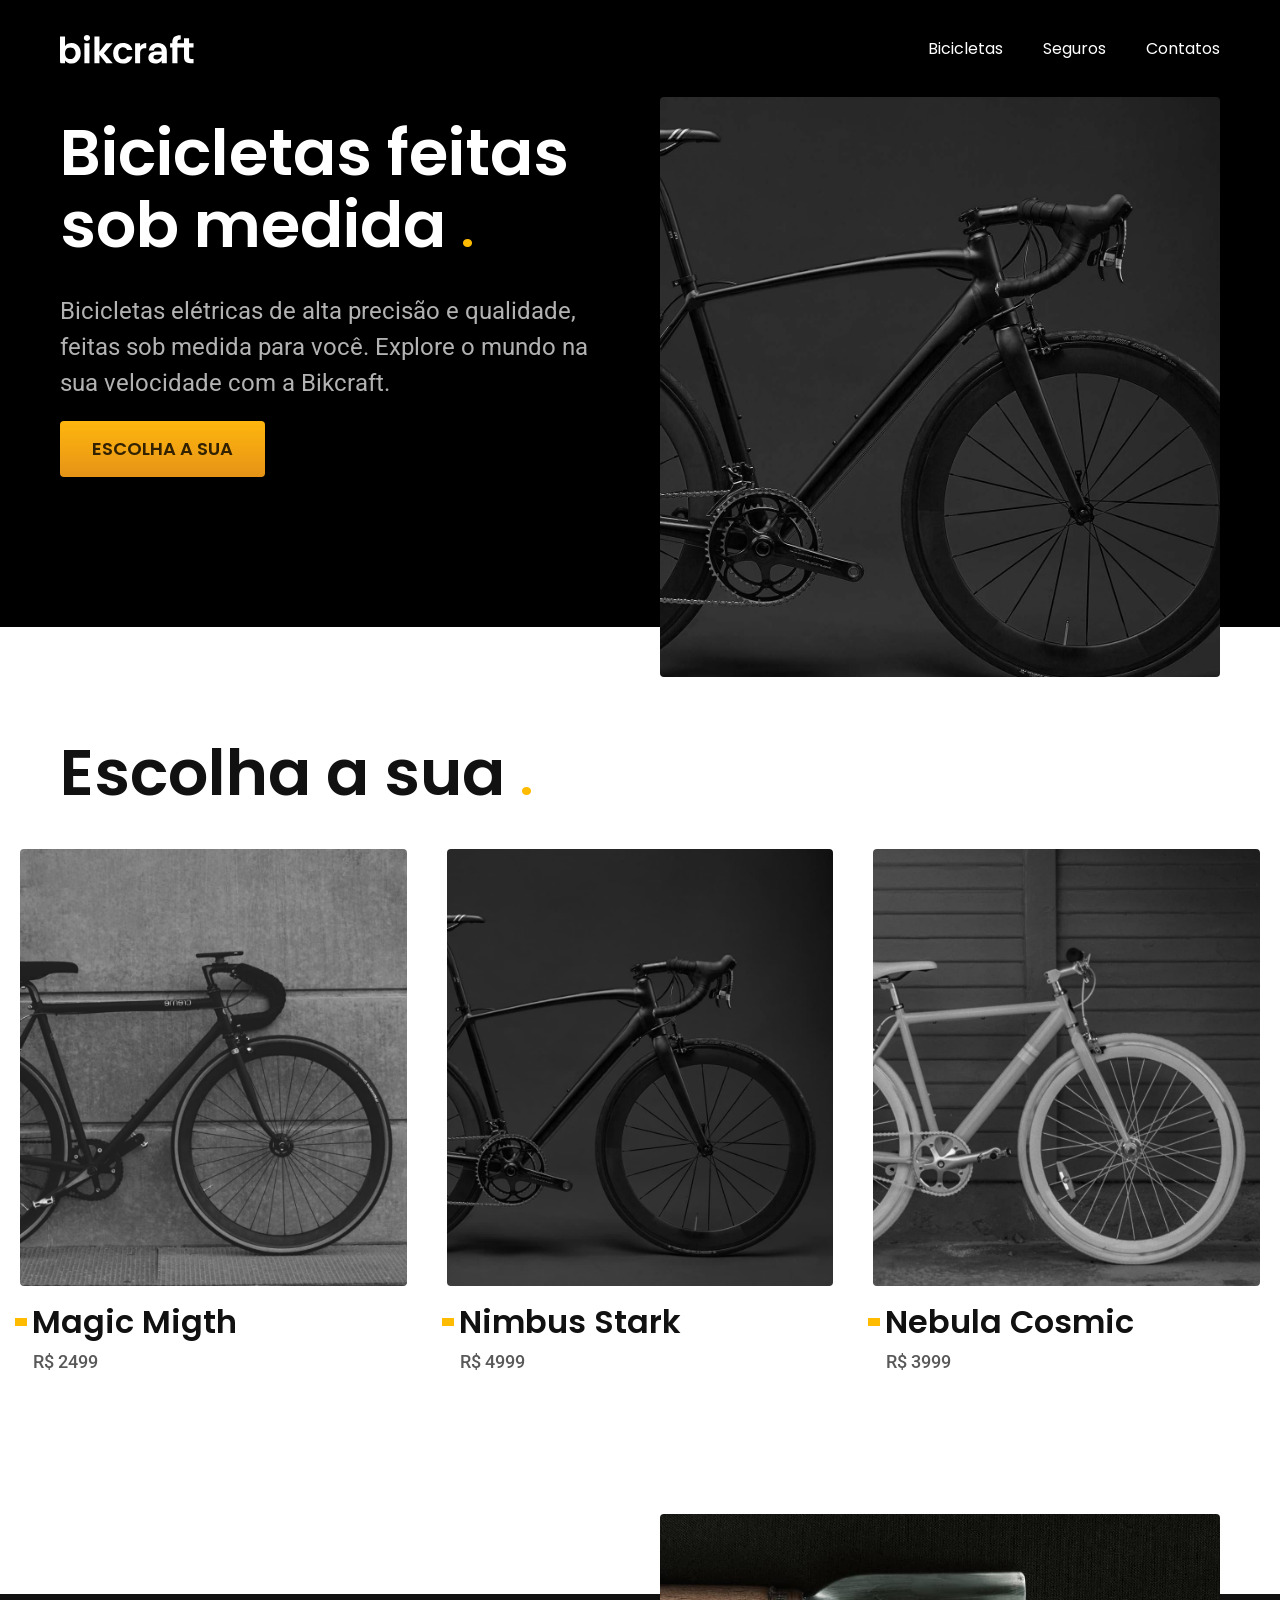
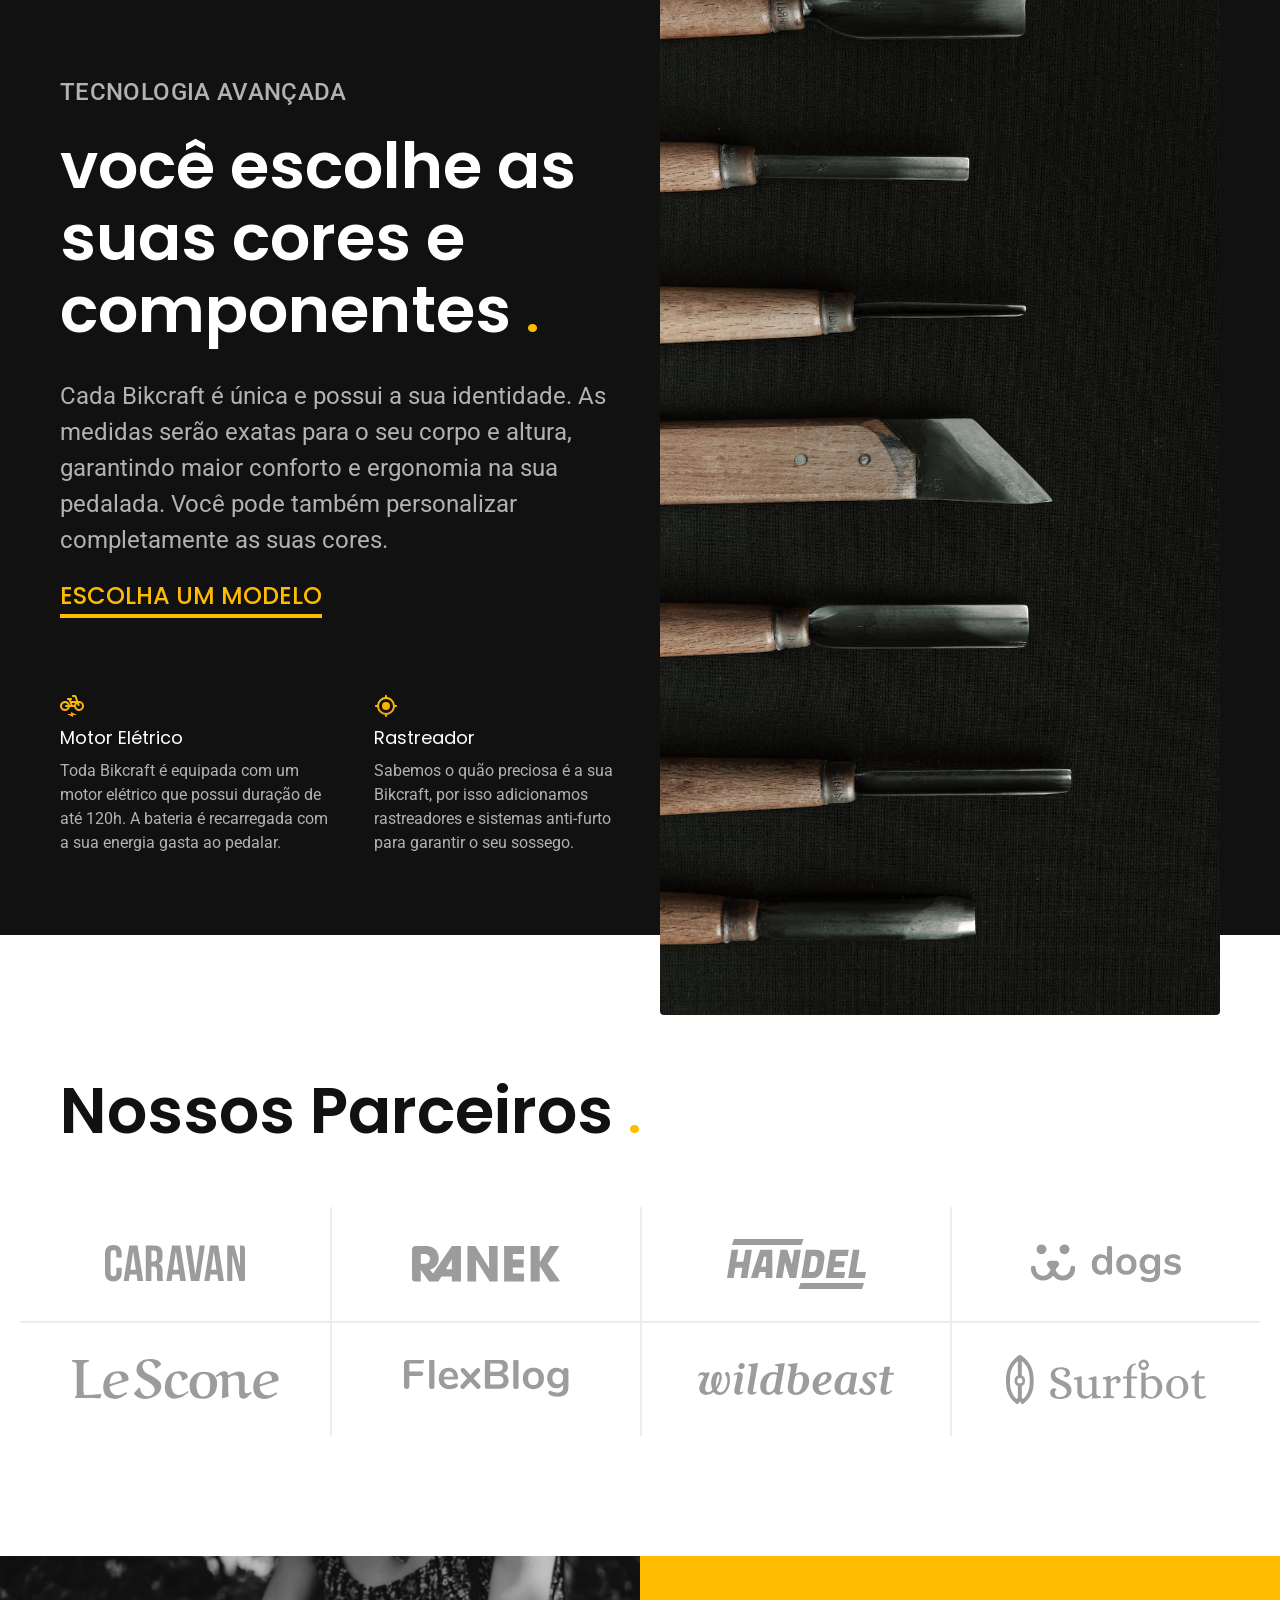
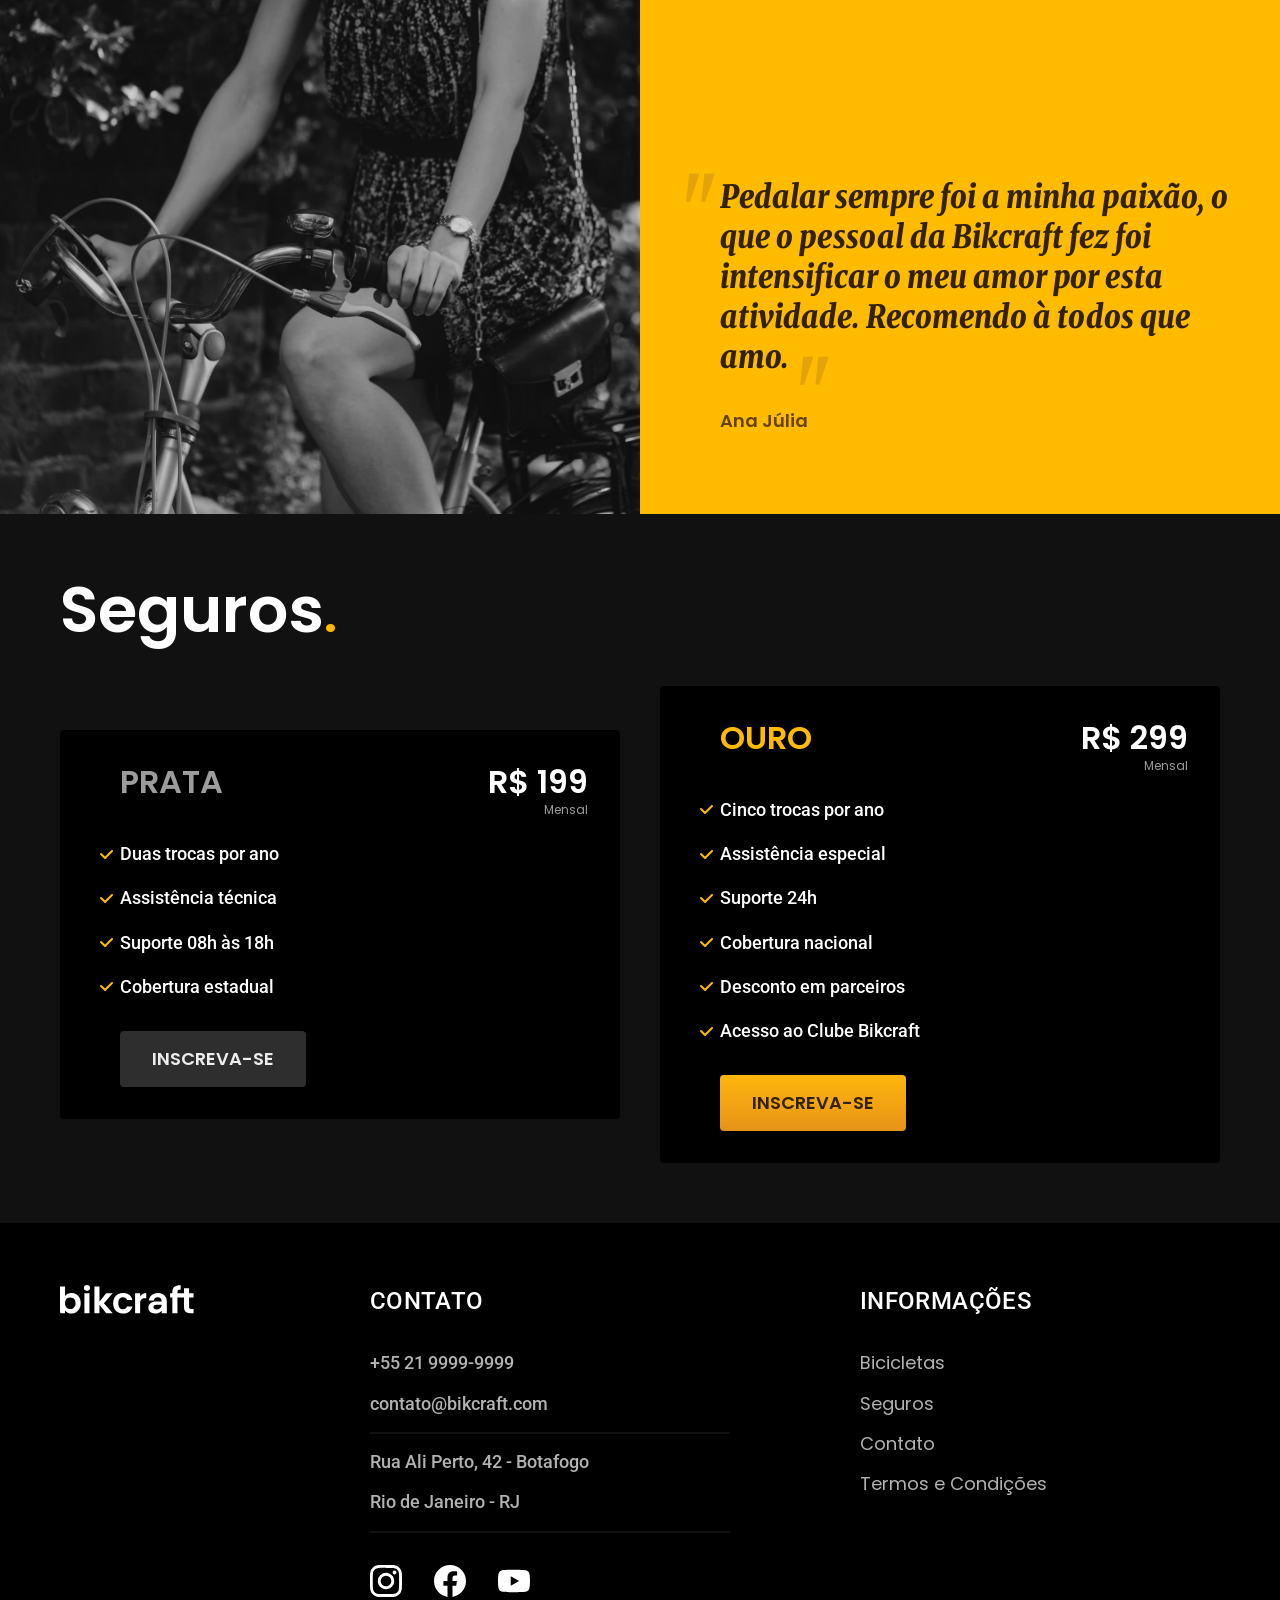
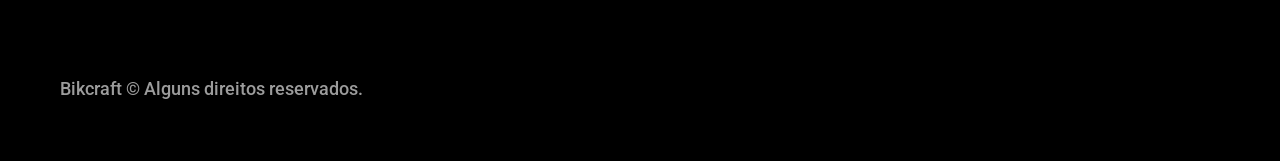
<file: bikcraft/index.html>
<!DOCTYPE html>
<html lang="pt-br">

<head>
    <meta charset="UTF-8">
    <meta name="viewport" content="width=device-width, initial-scale=1.0">
    <meta name="description"
        content="Bicicletas elétricas de alta precisão e qualidade, feitas sob medida para você. Explore o mundo na sua velocidade com a Bikcraft.">
    <link rel="preconnect" href="https://fonts.googleapis.com">
    <link rel="preconnect" href="https://fonts.gstatic.com" crossorigin>
    <link
        href="https://fonts.googleapis.com/css2?family=Poppins:ital,wght@0,100;0,200;0,300;0,400;0,500;0,600;0,700;0,800;0,900;1,100;1,200;1,300;1,400;1,500;1,600;1,700;1,800;1,900&family=Roboto:ital,wght@0,100..900;1,100..900&display=swap"
        rel="stylesheet">
    <link rel="preconnect" href="https://fonts.googleapis.com">
    <link rel="preconnect" href="https://fonts.gstatic.com" crossorigin>
    <link
        href="https://fonts.googleapis.com/css2?family=Merriweather:ital,opsz,wght@0,18..144,300..900;1,18..144,300..900&display=swap"
        rel="stylesheet">
    <link rel="stylesheet" href="./css/style.css">
    <title>Bikcraft - Bicicletas Elétricas </title>
</head>

<body>
    <header class="header-bg">
        <div class="header container">
            <a href="./">
                <img src="/bikcraft/img/bikcraft.svg" alt="">
            </a>

            <nav aria-label="primaria">
                <ul class="header-menu cor-0 font-1">
                    <li><a href="./bicicletas.html">Bicicletas</a></li>
                    <li><a href="./seguros.html">Seguros</a></li>
                    <li><a href="./contato.html">Contatos</a></li>
                </ul>
            </nav>
        </div>
    </header>

    <main class="introducao-bg">
        <div class="introducao container">
            <div class="introducao-conteudo">
                <h1 class="font-1-xxl cor-0">Bicicletas feitas sob medida <span class="ponto">.</span></h1>
                <p class="font-2-l cor-5">Bicicletas elétricas de alta precisão e qualidade, feitas sob medida para
                    você. Explore o mundo na
                    sua
                    velocidade com a Bikcraft.</p>
                <a class="botao" href="./bicicletas.html">Escolha a sua</a>
            </div>
            <picture>
                <img src="./img/fotos/introducao.jpg" alt="bicicleta eletrica preta">
            </picture>
        </div>
    </main>

    <article class="bicicletas-lista">
        <h2 class="font-1-xxl container">Escolha a sua <span class="ponto">.</span></h2>

        <ul>
            <li>
                <a href="./bicicletas/magic.html">
                    <img src="./img/bicicletas/magic-home.jpg" alt="bike preta">
                    <h3 class="font-1-xl">Magic Migth</h3>
                    <span class="font-2-m cor-8">R$ 2499</span>
                </a>
            </li>
            <li>
                <a href="./bicicletas/nimbus.html">
                    <img src="./img/bicicletas/nimbus-home.jpg" alt="bike preta">
                    <h3 class="font-1-xl">Nimbus Stark</h3>
                    <span class="font-2-m cor-8">R$ 4999</span>
                </a>
            </li>
            <li>
                <a href="./bicicletas/nebula.html">
                    <img src="./img/bicicletas/nebula-home.jpg" alt="bike preta">
                    <h3 class="font-1-xl">Nebula Cosmic</h3>
                    <span class="font-2-m cor-8">R$ 3999</span>
                </a>
            </li>
        </ul>
    </article>

    <article class="tecnologia-bg ">
        <div class="tecnologia container">

            <div class="tecnologia-conteudo">
                <span class="font-2-l-b cor-5">TECNOLOGIA AVANÇADA</span>
                <h2 class="font-1-xxl cor-0">você escolhe as suas cores e componentes <span class="ponto">.</span></h2>

                <p class="font-2-l cor-5">Cada Bikcraft é única e possui a sua identidade. As medidas serão exatas para
                    o seu corpo e altura,
                    garantindo maior conforto e ergonomia na sua pedalada. Você pode também personalizar completamente
                    as suas cores.</p>
                <a href="./bicicletas.html" class="link">Escolha um modelo</a>

                <div class="tecnologia-vantagens">
                    <div>
                        <img src="./img/icones/eletrica.svg" alt="">
                        <h3 class="font-1-m cor-0">Motor Elétrico</h3>
                        <p class="font-2-s cor-5">Toda Bikcraft é equipada com um motor elétrico que possui duração de
                            até 120h. A bateria é
                            recarregada com a sua energia gasta ao pedalar.</p>
                    </div>
                    <div>
                        <img src="./img/icones/rastreador.svg" alt="">
                        <h3 class="font-1-m cor-0">Rastreador</h3>
                        <p class="font-2-s cor-5">Sabemos o quão preciosa é a sua Bikcraft, por isso adicionamos
                            rastreadores e sistemas anti-furto
                            para garantir o seu sossego.</p>
                    </div>
                </div>
            </div>

            <div class="tecnologia-imagem">
                <img src="./img/fotos/tecnologia.jpg" alt="tecnologia">
            </div>

        </div>
    </article>

    <section class="parceiros" aria-label="Nossos parceiros">
        <h2 class="font-1-xxl container">Nossos Parceiros <span class="ponto">.</span></h2>

        <ul>
            <li><img src="./img/parceiros/caravan.svg" alt="caravan"></li>
            <li><img src="./img/parceiros/ranek.svg" alt="ranekd"></li>
            <li><img src="./img/parceiros/handel.svg" alt="handel"></li>
            <li><img src="./img/parceiros/dogs.svg" alt="dogs"></li>
            <li><img src="./img/parceiros/lescone.svg" alt="lescone"></li>
            <li><img src="./img/parceiros/flexblog.svg" alt="flexblog"></li>
            <li><img src="./img/parceiros/wildbeast.svg" alt="wil"></li>
            <li><img src="./img/parceiros/surfbot.svg" alt="surf"></li>
        </ul>
    </section>

    <section class="depoimento" aria-label="depoimento">
        <div>
            <img src="./img/fotos/depoimento.jpg" alt="bicicleta">
        </div>
        <div class="depoimento-conteudo">
            <blockquote class="font-1-xl cor-p5">
                <p>Pedalar sempre foi a minha paixão, o que o pessoal da Bikcraft fez foi intensificar o meu amor por
                    esta
                    atividade. Recomendo à todos que amo.</p>
            </blockquote>
            <span class="font-1-m-b cor-p4">Ana Júlia</span>
        </div>
    </section>

    <article class="seguros-bg">
        <div class="seguros container">
            <h2 class="font-1-xxl cor-0">Seguros<span class="ponto">.</span></h2>
            <!-- Seguros 1 -->
            <div class="seguros-item">
                <h3 class="font-1-xl cor-6">PRATA</h3>
                <span class="font-1-xl cor-0">R$ 199 <span class="font-1-xs cor-6">Mensal</span></span>
                <ul class="font-2-m cor-0">
                    <li>Duas trocas por ano</li>
                    <li>Assistência técnica</li>
                    <li>Suporte 08h às 18h</li>
                    <li>Cobertura estadual</li>
                </ul>
                <a href="./orcamento.html" class="botao secundario">Inscreva-se</a>
            </div>
            <!-- seguros 2 -->
            <div class="seguros-item">
                <h3 class="font-1-xl cor-p1">OURO</h3>
                <span class="font-1-xl cor-0"> R$ 299 <span class="font-1-xs cor-6">Mensal</span></span>
                <ul class="font-2-m cor-0">
                    <li>Cinco trocas por ano</li>
                    <li>Assistência especial</li>
                    <li>Suporte 24h</li>
                    <li>Cobertura nacional</li>
                    <li>Desconto em parceiros</li>
                    <li>Acesso ao Clube Bikcraft</li>
                </ul>
                <a href="./orcamento.html" class="botao">Inscreva-se</a>
            </div>

        </div>
    </article>


    <footer class="footer-bg">
        <div class="footer container">
            <img src="./img/bikcraft.svg" width="136" height="32" alt="Bikcraft">
            <div class="footer-contato">
                <h3 class="font-2-l-b cor-0">Contato</h3>
                <ul class="font-2-m cor-5">
                    <li><a href="tel:+552199999999">+55 21 9999-9999</a></li>
                    <li><a href="mailto:contato@bikcraft.com">contato@bikcraft.com</a></li>
                    <li>Rua Ali Perto, 42 - Botafogo</li>
                    <li>Rio de Janeiro - RJ</li>
                </ul>
                <div class="footer-redes">
                    <a href="./">
                        <img src="./img/redes/instagram.svg" width="32" height="32" alt="Instagram">
                    </a>
                    <a href="./">
                        <img src="./img/redes/facebook.svg" width="32" height="32" alt="Facebook">
                    </a>
                    <a href="./">
                        <img src="./img/redes/youtube.svg" width="32" height="32" alt="Youtube">
                    </a>
                </div>
            </div>
            <div class="footer-informacoes">
                <h3 class="font-2-l-b cor-0">Informações</h3>
                <nav>
                    <ul class="font-1-m cor-5">
                        <li><a href="./bicicletas.html">Bicicletas</a></li>
                        <li><a href="./seguros.html">Seguros</a></li>
                        <li><a href="./contato.html">Contato</a></li>
                        <li><a href="termos.html">Termos e Condições</a></li>
                    </ul>
                </nav>
            </div>
            <p class="footer-copy font-2-m cor-6">Bikcraft © Alguns direitos reservados.</p>
        </div>
    </footer>
</body>

</html>
</file>
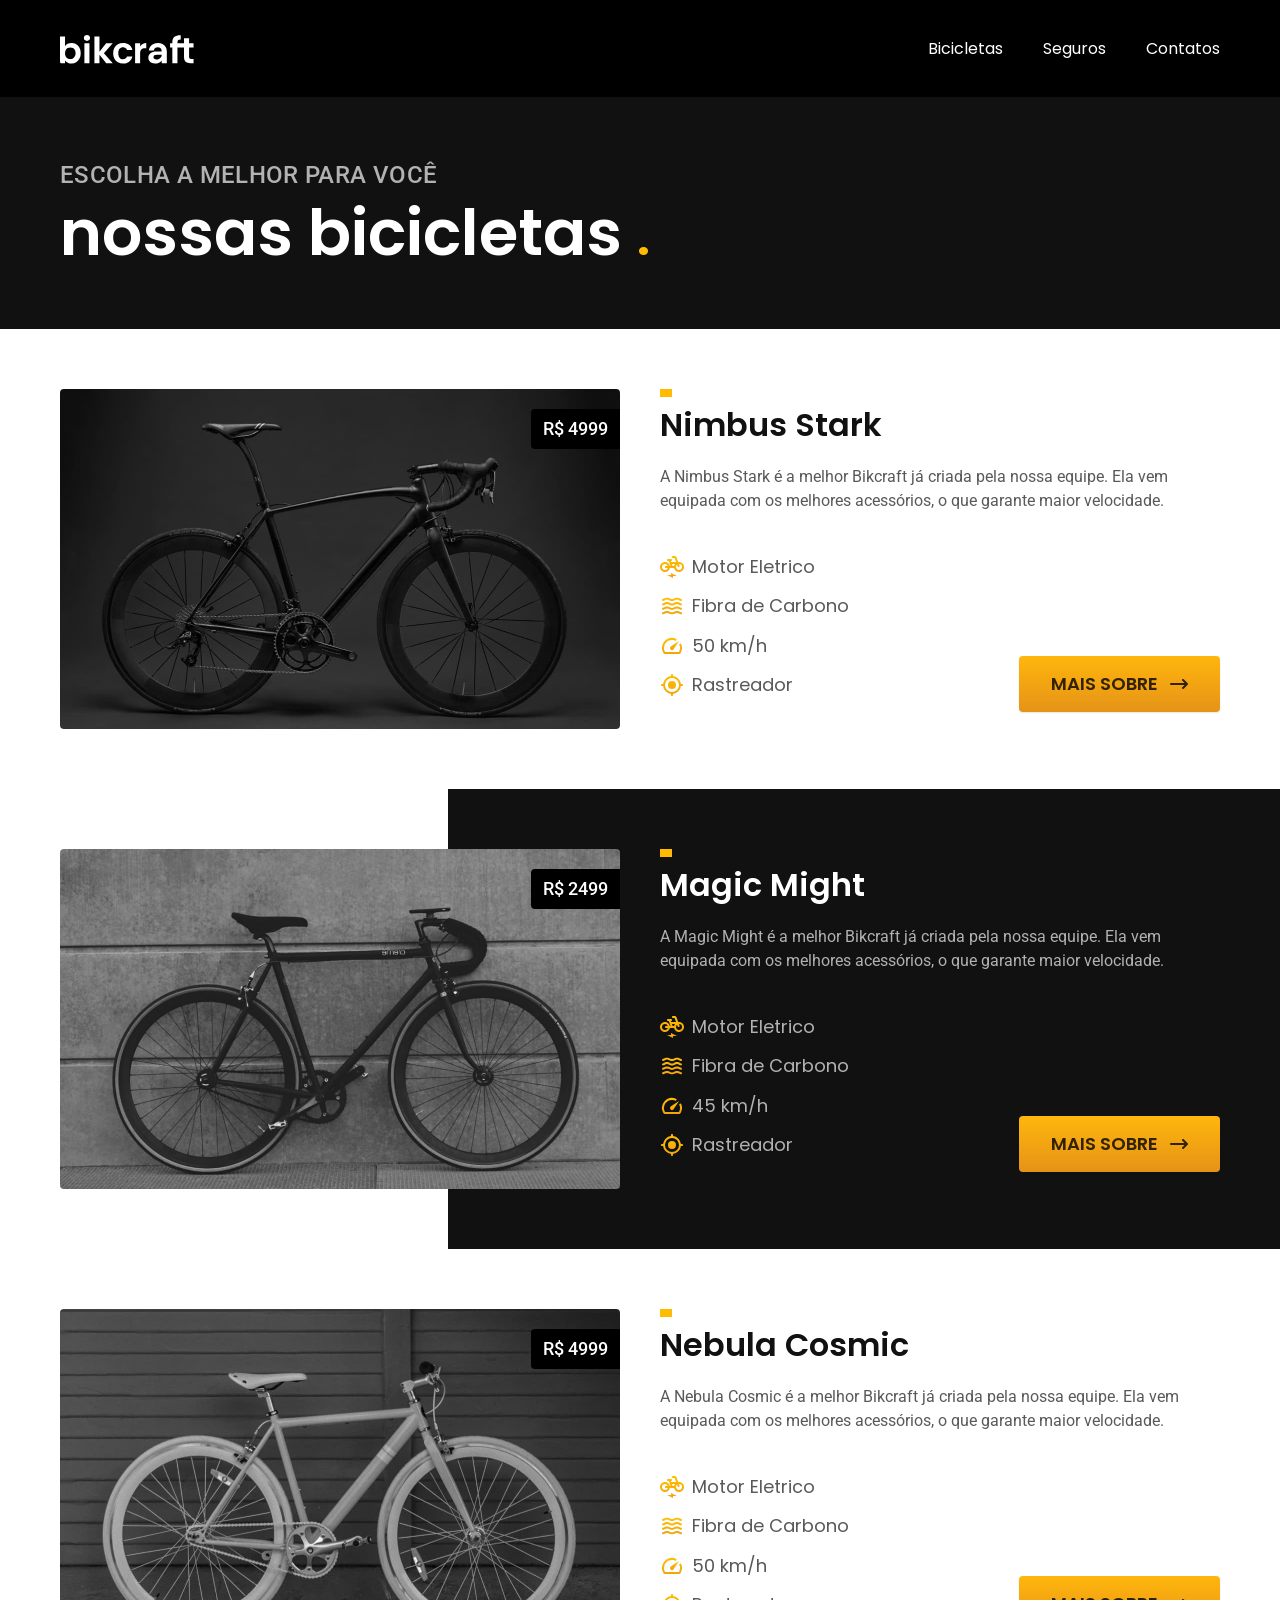
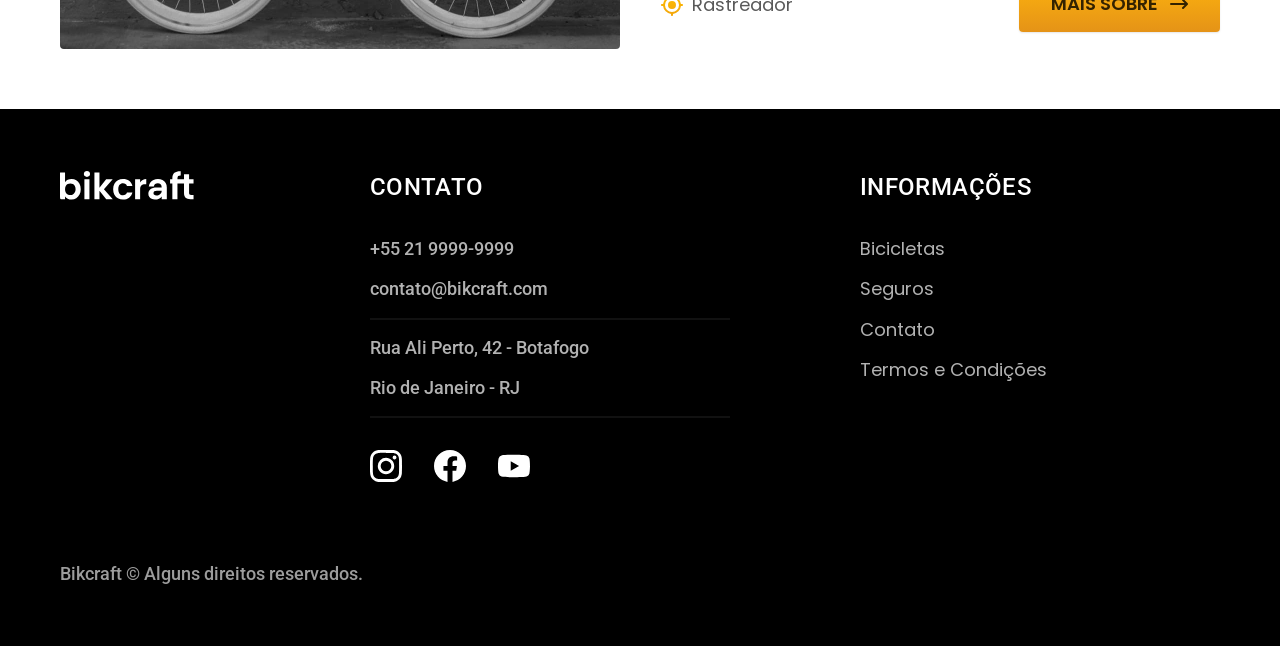
<file: bikcraft/bicicletas.html>
<!DOCTYPE html>
<html lang="pt-br">

<head>
    <meta charset="UTF-8">
    <meta name="viewport" content="width=device-width, initial-scale=1.0">
    <meta name="description" content="Bicicletas bikcraft.">
    <link rel="preconnect" href="https://fonts.googleapis.com">
    <link rel="preconnect" href="https://fonts.gstatic.com" crossorigin>
    <link
        href="https://fonts.googleapis.com/css2?family=Poppins:ital,wght@0,100;0,200;0,300;0,400;0,500;0,600;0,700;0,800;0,900;1,100;1,200;1,300;1,400;1,500;1,600;1,700;1,800;1,900&family=Roboto:ital,wght@0,100..900;1,100..900&display=swap"
        rel="stylesheet">
    <link rel="preconnect" href="https://fonts.googleapis.com">
    <link rel="preconnect" href="https://fonts.gstatic.com" crossorigin>
    <link
        href="https://fonts.googleapis.com/css2?family=Merriweather:ital,opsz,wght@0,18..144,300..900;1,18..144,300..900&display=swap"
        rel="stylesheet">
    <link rel="stylesheet" href="./css/style.css">
    <title>Bicicletas | bikcraft</title>
</head>

<body id="bicicletas">
    <header class="header-bg">
        <div class="header container">
            <a href="./">
                <img src="img/bikcraft.svg" alt="">
            </a>

            <nav aria-label="primaria">
                <ul class="header-menu cor-0 font-1">
                    <li><a href="./bicicletas.html">Bicicletas</a></li>
                    <li><a href="./seguros.html">Seguros</a></li>
                    <li><a href="./contato.html">Contatos</a></li>
                </ul>
            </nav>
        </div>
    </header>



    <!-- Bicicletas -->

    <main>

        <!-- titulo -->
        <div class="titulo-bg">
            <div class="titulo container">
                <p class="font-2-l-b cor-5">Escolha a melhor para você</p>
                <h1 class="font-1-xxl cor-0">nossas bicicletas
                    <span class="ponto">.</span>
                </h1>
            </div>
        </div>

        <!-- start -->
        <div class="bicicletas container">
            <div class="bicicletas-imagem">
                <img src="./img/bicicletas/nimbus.jpg" alt="bike preta">
                <span class="font-2-m cor-0">R$ 4999</span>
            </div>
            <div class="bicicletas-conteudo">
                <h2 class="font-1-xl">Nimbus Stark</h2>
                <p class="font-2-s cor-8">A Nimbus Stark é a melhor Bikcraft já criada pela nossa equipe. Ela vem
                    equipada com os melhores
                    acessórios, o que garante maior velocidade.</p>
                <ul class="font-1-m cor-8">
                    <li><img src="./img/icones/eletrica.svg" alt="">
                        Motor Eletrico</li>
                    <li><img src="./img/icones/carbono.svg" alt="">
                        Fibra de Carbono</li>
                    <li><img src="./img/icones/velocidade.svg" alt="">
                        50 km/h</li>
                    <li><img src="./img/icones/rastreador.svg" alt="">
                        Rastreador</li>
                </ul>
                <a href="./bicicletas/nimbus.html" class="botao seta">Mais Sobre</a>
            </div>
        </div>


        <!-- Meio -->
        <div class="bicicletas-bg">
            <div class="bicicletas container">
                <div class="bicicletas-imagem">
                    <img src="./img/bicicletas/magic.jpg" alt="bike preta">
                    <span class="font-2-m cor-0">R$ 2499</span>
                </div>
                <div class="bicicletas-conteudo">
                    <h2 class="font-1-xl cor-0">Magic Might</h2>
                    <p class="font-2-s cor-5">A Magic Might é a melhor Bikcraft já criada pela nossa equipe. Ela vem
                        equipada com os melhores acessórios, o que garante maior velocidade.
                    </p>
                    <ul class="font-1-m cor-5">
                        <li><img src="./img/icones/eletrica.svg" alt="">
                            Motor Eletrico</li>
                        <li><img src="./img/icones/carbono.svg" alt="">
                            Fibra de Carbono</li>
                        <li><img src="./img/icones/velocidade.svg" alt="">
                            45 km/h</li>
                        <li><img src="./img/icones/rastreador.svg" alt="">
                            Rastreador</li>
                    </ul>
                    <a href="./bicicletas/magic.html" class="botao seta">Mais Sobre </a>
                </div>
            </div>
        </div>

        <!-- Final -->
        <div class="bicicletas container">
            <div class="bicicletas-imagem">
                <img src="./img/bicicletas/nebula.jpg" alt="bike preta">
                <span class="font-2-m cor-0">R$ 4999</span>
            </div>
            <div class="bicicletas-conteudo">
                <h2 class="font-1-xl">Nebula Cosmic</h2>
                <p class="font-2-s cor-8">A Nebula Cosmic é a melhor Bikcraft já criada pela nossa equipe. Ela vem
                    equipada com os melhores acessórios, o que garante maior velocidade.
                </p>
                <ul class="font-1-m cor-8">
                    <li><img src="./img/icones/eletrica.svg" alt="">
                        Motor Eletrico</li>
                    <li><img src="./img/icones/carbono.svg" alt="">
                        Fibra de Carbono</li>
                    <li><img src="./img/icones/velocidade.svg" alt="">
                        50 km/h</li>
                    <li><img src="./img/icones/rastreador.svg" alt="">
                        Rastreador</li>
                </ul>
                <a href="./bicicletas/nebula.html" class="botao seta">Mais Sobre </a>
            </div>
        </div>



    </main>


    <footer class="footer-bg">
        <div class="footer container">
            <img src="./img/bikcraft.svg" width="136" height="32" alt="Bikcraft">
            <div class="footer-contato">
                <h3 class="font-2-l-b cor-0">Contato</h3>
                <ul class="font-2-m cor-5">
                    <li><a href="tel:+552199999999">+55 21 9999-9999</a></li>
                    <li><a href="mailto:contato@bikcraft.com">contato@bikcraft.com</a></li>
                    <li>Rua Ali Perto, 42 - Botafogo</li>
                    <li>Rio de Janeiro - RJ</li>
                </ul>
                <div class="footer-redes">
                    <a href="./">
                        <img src="./img/redes/instagram.svg" width="32" height="32" alt="Instagram">
                    </a>
                    <a href="./">
                        <img src="./img/redes/facebook.svg" width="32" height="32" alt="Facebook">
                    </a>
                    <a href="./">
                        <img src="./img/redes/youtube.svg" width="32" height="32" alt="Youtube">
                    </a>
                </div>
            </div>
            <div class="footer-informacoes">
                <h3 class="font-2-l-b cor-0">Informações</h3>
                <nav>
                    <ul class="font-1-m cor-5">
                        <li><a href="./bicicletas.html">Bicicletas</a></li>
                        <li><a href="./seguros.html">Seguros</a></li>
                        <li><a href="./contato.html">Contato</a></li>
                        <li><a href="./termos.html">Termos e Condições</a></li>
                    </ul>
                </nav>
            </div>
            <p class="footer-copy font-2-m cor-6">Bikcraft © Alguns direitos reservados.</p>
        </div>
    </footer>
</body>

</html>
</file>
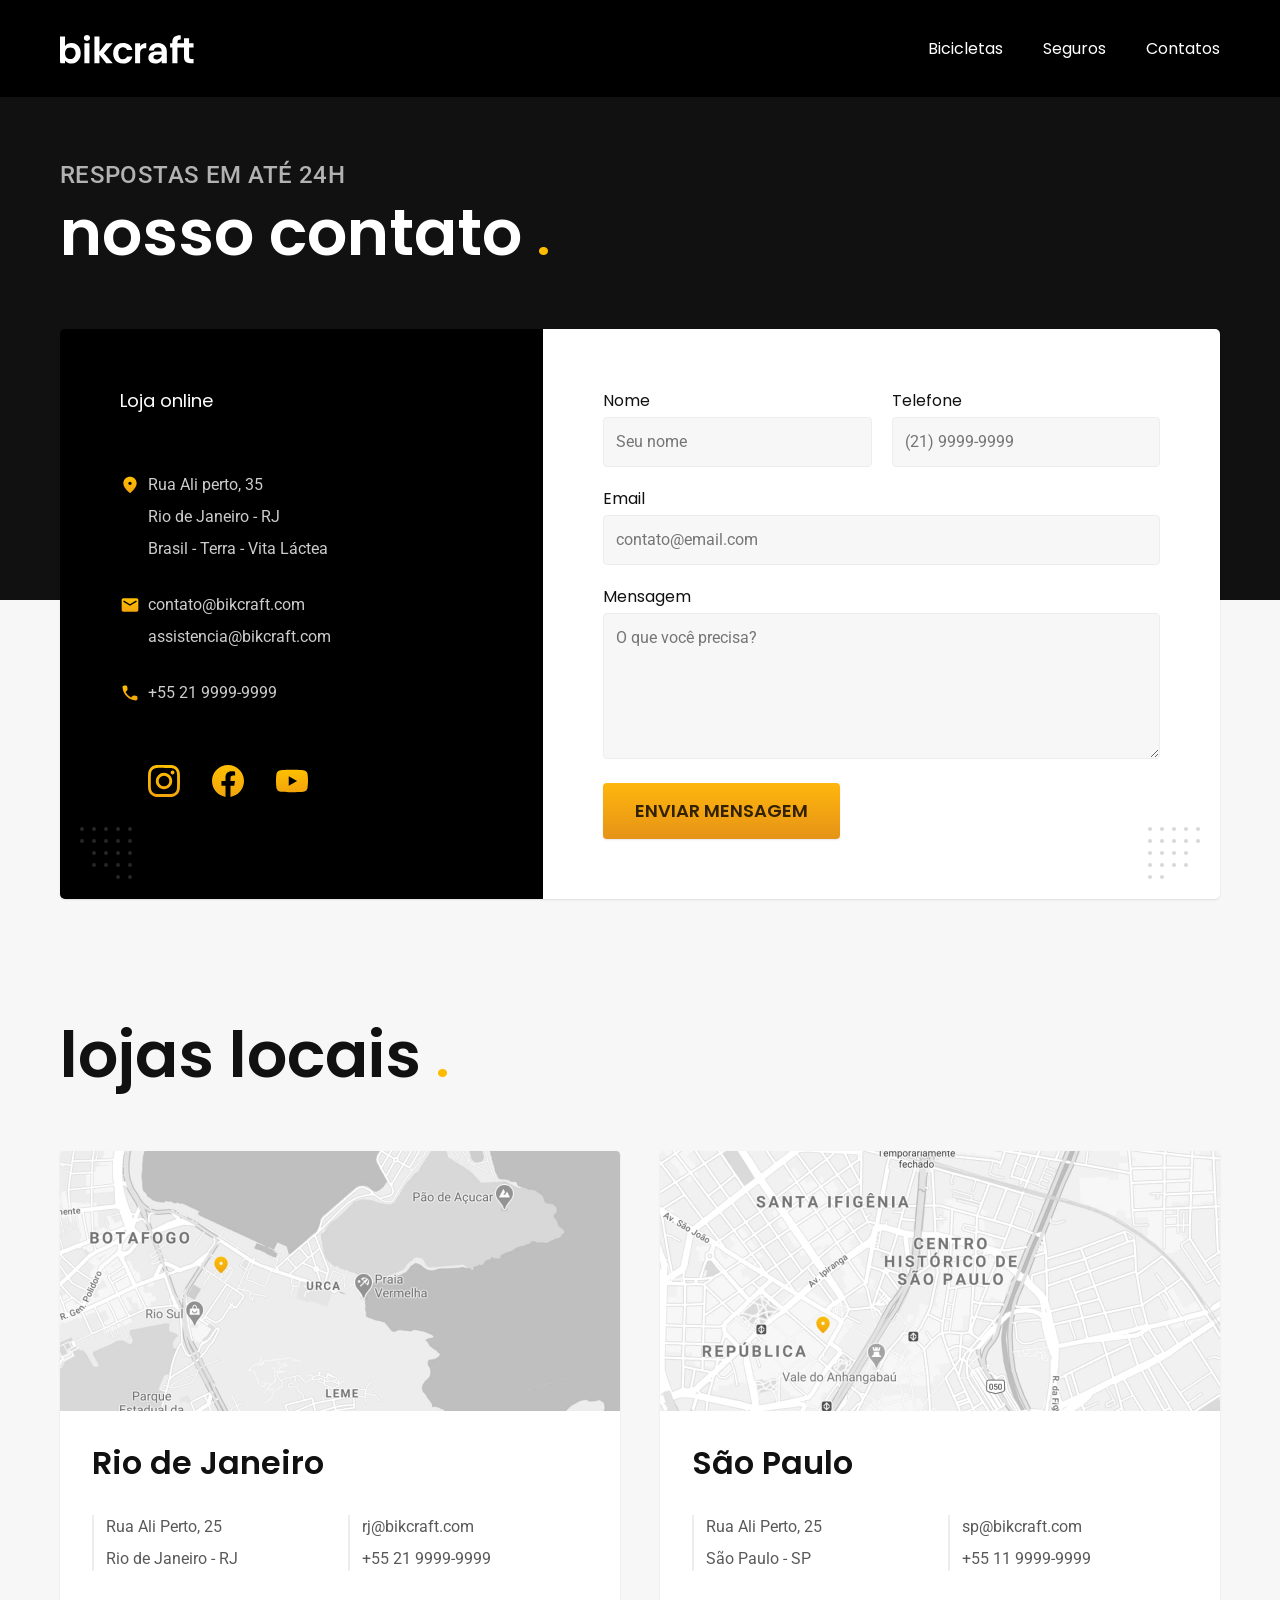
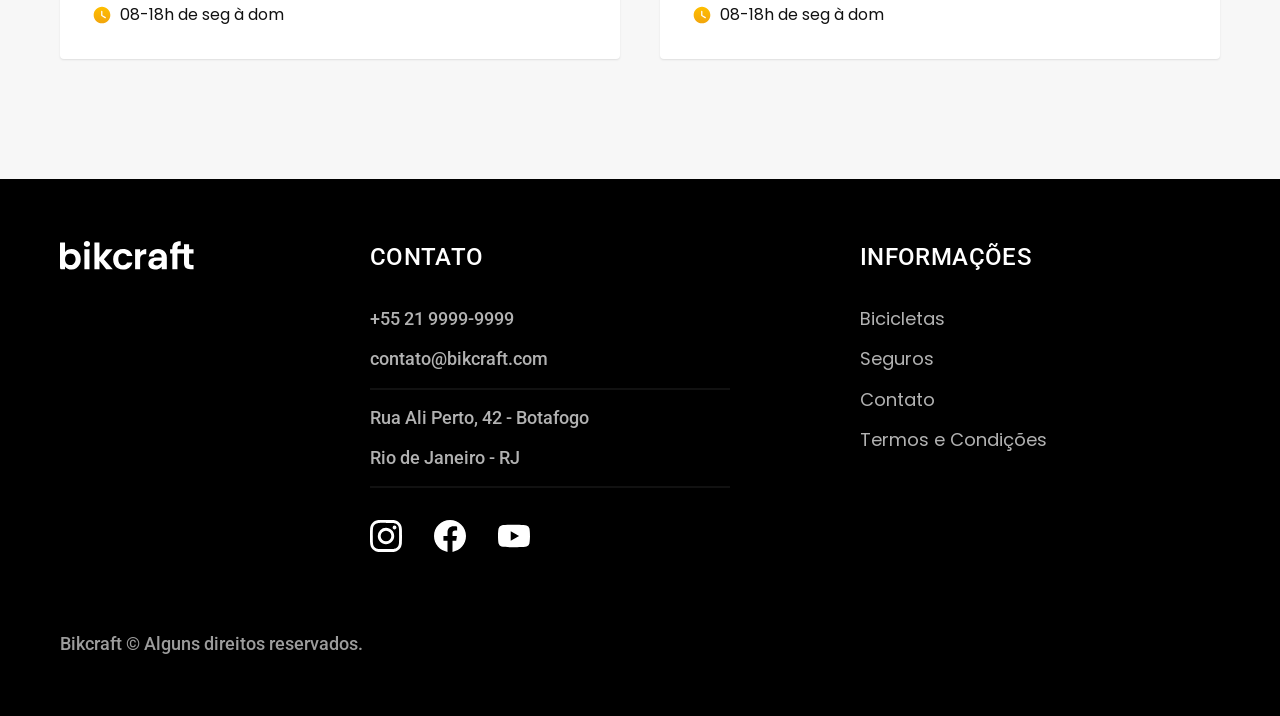
<file: bikcraft/contato.html>
<!DOCTYPE html>
<html lang="pt-br">

<head>
    <meta charset="UTF-8">
    <meta name="viewport" content="width=device-width, initial-scale=1.0">
    <meta name="description" content="Termos e Condições.">
    <link rel="preconnect" href="https://fonts.googleapis.com">
    <link rel="preconnect" href="https://fonts.gstatic.com" crossorigin>
    <link
        href="https://fonts.googleapis.com/css2?family=Poppins:ital,wght@0,100;0,200;0,300;0,400;0,500;0,600;0,700;0,800;0,900;1,100;1,200;1,300;1,400;1,500;1,600;1,700;1,800;1,900&family=Roboto:ital,wght@0,100..900;1,100..900&display=swap"
        rel="stylesheet">
    <link rel="preconnect" href="https://fonts.googleapis.com">
    <link rel="preconnect" href="https://fonts.gstatic.com" crossorigin>
    <link
        href="https://fonts.googleapis.com/css2?family=Merriweather:ital,opsz,wght@0,18..144,300..900;1,18..144,300..900&display=swap"
        rel="stylesheet">
    <link rel="stylesheet" href="./css/style.css">
    <title>Contato | bikcraft</title>
</head>

<body id="contato">
    <header class="header-bg">
        <div class="header container">
            <a href="./">
                <img src="img/bikcraft.svg" alt="">
            </a>

            <nav aria-label="primaria">
                <ul class="header-menu cor-0 font-1">
                    <li><a href="./bicicletas.html">Bicicletas</a></li>
                    <li><a href="./seguros.html">Seguros</a></li>
                    <li><a href="./contato.html">Contatos</a></li>
                </ul>
            </nav>
        </div>
    </header>

    <!-- contato -->
    <main>

        <div class="titulo-bg">
            <div class="titulo container">
                <p class="font-2-l-b cor-5">Respostas em até 24h</p>
                <h1 class="font-1-xxl cor-0">nosso contato
                    <span class="ponto">.</span>
                </h1>
            </div>
        </div>

        <div class="contato container">
            <section aria-label="endereço" class="contato-dados">
                <h2 class="font-1-m cor-0">Loja online</h2>
                <div class="contato-endereco font-2-s cor-4">
                    <p>Rua Ali perto, 35</p>
                    <p>Rio de Janeiro - RJ</p>
                    <p>Brasil - Terra - Vita Láctea</p>
                </div>

                <address class="contato-meios font-2-s cor-4">
                    <a href="mailto:contato@bikcraft.com">contato@bikcraft.com</a>
                    <a href="mailto:assistencia@bikcraft.com">assistencia@bikcraft.com</a>
                    <a href="tel:+552199999999">+55 21 9999-9999</a>
                </address>

                <div class="contato-redes">
                    <a href="./">
                        <img src="./img/redes/instagram-p.svg" width="32" height="32" alt="Instagram">
                    </a>
                    <a href="./">
                        <img src="./img/redes/facebook-p.svg" width="32" height="32" alt="Facebook">
                    </a>
                    <a href="./">
                        <img src="./img/redes/youtube-p.svg" width="32" height="32" alt="Youtube">
                    </a>
                </div>
            </section>

            <section class="contato-formulario" aria-label="Formulário">
                <form class="form" action="./contato.html">
                    <div>
                        <label for="nome">Nome</label>
                        <input type="text" id="nome" name="nome" placeholder="Seu nome">
                    </div>
                    <div>
                        <label for="telefone">Telefone</label>
                        <input type="text" id="telefone" name="telefone" placeholder="(21) 9999-9999">
                    </div>
                    <div class="col-2">
                        <label for="email">Email</label>
                        <input type="email" id="email" name="email" placeholder="contato@email.com">
                    </div>
                    <div class="col-2">
                        <label for="mensagem">Mensagem</label>
                        <textarea rows="5" id="mensagem" name="mensagem" placeholder="O que você precisa?"></textarea>
                    </div>
                    <button class="botao col-2">Enviar Mensagem</button>
                </form>
            </section>
        </div>

    </main>


    <article class="lojas container">
        <h2 class="font-1-xxl"> lojas locais <span class="ponto">.</span></h2>

        <div class="lojas-item">
            <img src="./img/lojas/rj.jpg" alt="mapa rj">

            <div class="lojas-conteudo">
                <h3 class="font-1-xl">Rio de Janeiro</h3>
                <div class="lojas-dados font-2-s cor-8">
                    <p>Rua Ali Perto, 25</p>
                    <p>Rio de Janeiro - RJ</p>
                </div>
                <div class="lojas-dados font-2-s cor-8">
                    <a href="mailto:rj@bikcraft.com">rj@bikcraft.com</a>
                    <a href="tel:+552199999999">+55 21 9999-9999</a>
                </div>
                <p class="lojas-tempo font-1-s"><img src="./img/icones/horario.svg" alt="">08-18h de seg à dom</p>
            </div>
        </div>

        <div class="lojas-item">
            <img src="./img/lojas/sp.jpg" alt="mapa rj">

            <div class="lojas-conteudo">
                <h3 class="font-1-xl">São Paulo</h3>
                <div class="lojas-dados font-2-s cor-8">
                    <p>Rua Ali Perto, 25</p>
                    <p>São Paulo - SP</p>
                </div>
                <div class="lojas-dados font-2-s cor-8">
                    <a href="mailto:sp@bikcraft.com">sp@bikcraft.com</a>
                    <a href="tel:+551199999999">+55 11 9999-9999</a>
                </div>
                <p class="lojas-tempo font-1-s"><img src="./img/icones/horario.svg" alt="">08-18h de seg à dom</p>
            </div>
        </div>
    </article>


    <footer class="footer-bg">
        <div class="footer container">
            <img src="./img/bikcraft.svg" width="136" height="32" alt="Bikcraft">
            <div class="footer-contato">
                <h3 class="font-2-l-b cor-0">Contato</h3>
                <ul class="font-2-m cor-5">
                    <li><a href="tel:+552199999999">+55 21 9999-9999</a></li>
                    <li><a href="mailto:contato@bikcraft.com">contato@bikcraft.com</a></li>
                    <li>Rua Ali Perto, 42 - Botafogo</li>
                    <li>Rio de Janeiro - RJ</li>
                </ul>
                <div class="footer-redes">
                    <a href="./">
                        <img src="./img/redes/instagram.svg" width="32" height="32" alt="Instagram">
                    </a>
                    <a href="./">
                        <img src="./img/redes/facebook.svg" width="32" height="32" alt="Facebook">
                    </a>
                    <a href="./">
                        <img src="./img/redes/youtube.svg" width="32" height="32" alt="Youtube">
                    </a>
                </div>
            </div>
            <div class="footer-informacoes">
                <h3 class="font-2-l-b cor-0">Informações</h3>
                <nav>
                    <ul class="font-1-m cor-5">
                        <li><a href="./bicicletas.html">Bicicletas</a></li>
                        <li><a href="./seguros.html">Seguros</a></li>
                        <li><a href="./contato.html">Contato</a></li>
                        <li><a href="./termos.html">Termos e Condições</a></li>
                    </ul>
                </nav>
            </div>
            <p class="footer-copy font-2-m cor-6">Bikcraft © Alguns direitos reservados.</p>
        </div>
    </footer>
</body>

</html>
</file>
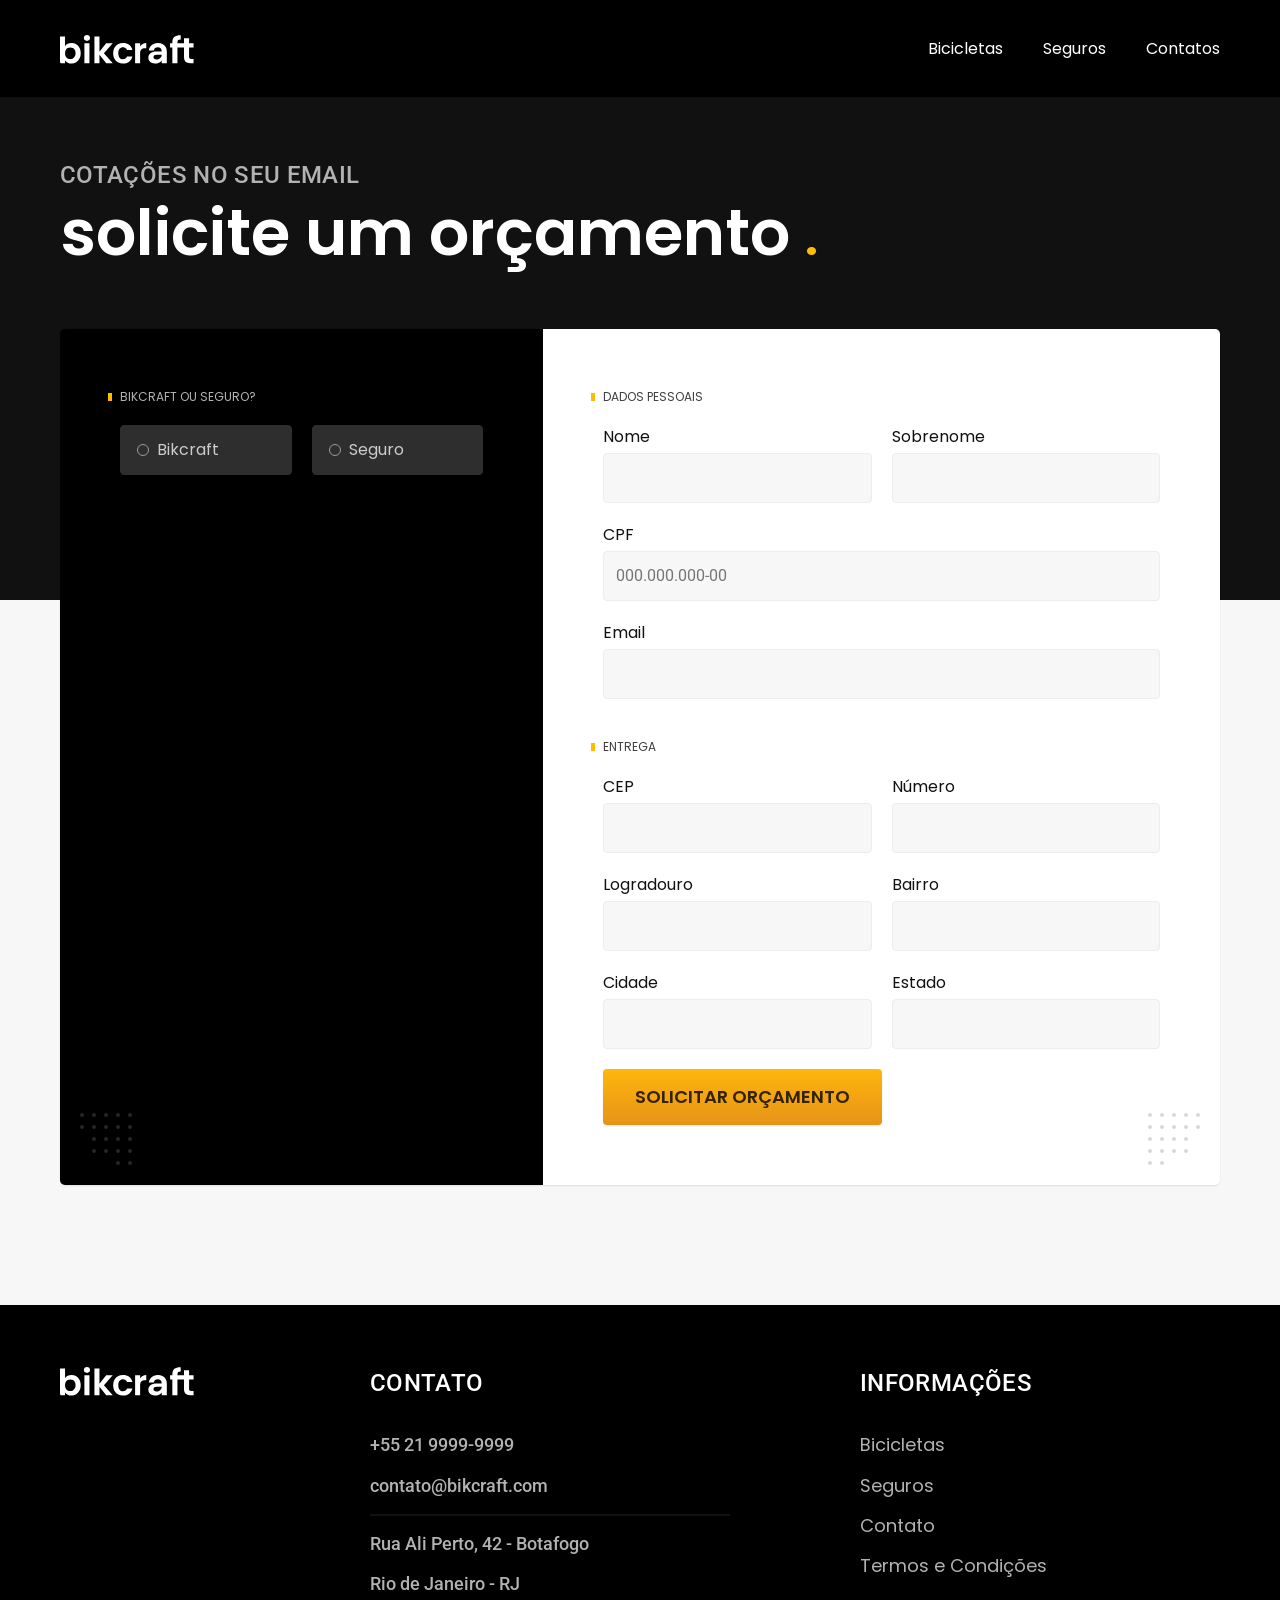
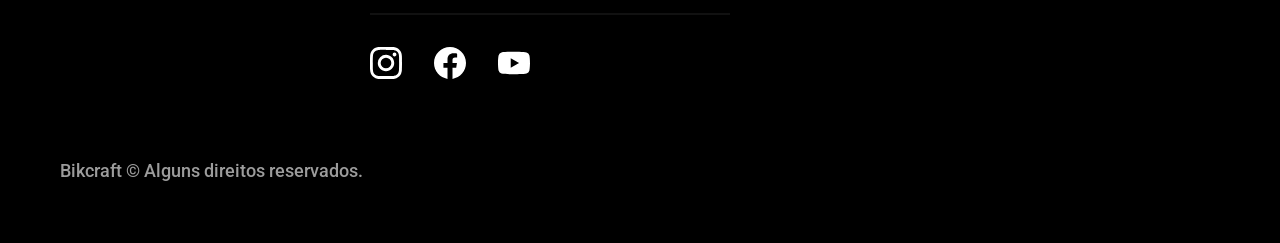
<file: bikcraft/orcamento.html>
<!DOCTYPE html>
<html lang="pt-br">

<head>
    <meta charset="UTF-8">
    <meta name="viewport" content="width=device-width, initial-scale=1.0">
    <meta name="description" content="Termos e Condições.">
    <link rel="preconnect" href="https://fonts.googleapis.com">
    <link rel="preconnect" href="https://fonts.gstatic.com" crossorigin>
    <link
        href="https://fonts.googleapis.com/css2?family=Poppins:ital,wght@0,100;0,200;0,300;0,400;0,500;0,600;0,700;0,800;0,900;1,100;1,200;1,300;1,400;1,500;1,600;1,700;1,800;1,900&family=Roboto:ital,wght@0,100..900;1,100..900&display=swap"
        rel="stylesheet">
    <link rel="preconnect" href="https://fonts.googleapis.com">
    <link rel="preconnect" href="https://fonts.gstatic.com" crossorigin>
    <link
        href="https://fonts.googleapis.com/css2?family=Merriweather:ital,opsz,wght@0,18..144,300..900;1,18..144,300..900&display=swap"
        rel="stylesheet">
    <link rel="stylesheet" href="./css/style.css">
    <title>orcamento | bikcraft</title>
</head>

<body id="orcamento">
    <header class="header-bg">
        <div class="header container">
            <a href="./">
                <img src="img/bikcraft.svg" alt="">
            </a>

            <nav aria-label="primaria">
                <ul class="header-menu cor-0 font-1">
                    <li><a href="./bicicletas.html">Bicicletas</a></li>
                    <li><a href="./seguros.html">Seguros</a></li>
                    <li><a href="./contato.html">Contatos</a></li>
                </ul>
            </nav>
        </div>
    </header>

    <!-- Termos -->
    <main>
        <div class="titulo-bg">
            <div class="titulo container">
                <p class="font-2-l-b cor-5">Cotações no seu email</p>
                <h1 class="font-1-xxl cor-0">solicite um orçamento
                    <span class="ponto">.</span>
                </h1>
            </div>
        </div>

        <form class="orcamento container" action="./orcamento.html">
            <div class="orcamento-produto">
                <h2 class="font-1-xs cor-5">Bikcraft ou Seguro?</h2>

                <input type="radio" name="tipo" value="bikcraft" id="bikcraft">
                <label for="bikcraft">Bikcraft</label>

                <input type="radio" name="tipo" value="seguro" id="seguro">
                <label for="seguro">Seguro</label>

                <div class="orcamento-conteudo" id="orcamento-bikcraft">
                    <h2 class="font-1-xs cor-5">Escolha a sua</h2>

                    <input type="radio" name="produto" value="nimbus" id="nimbus">
                    <label for="nimbus">Nimbus Stark <span>R$ 4999</span></label>
                    <div class="orcamento-detalhes">
                        <ul class="font-1-xs cor-8">
                            <li><img src="./img/icones/eletrica.svg" alt=""> Motor Elétrico</li>
                            <li><img src="./img/icones/carbono.svg" alt=""> Fibra de Carbono</li>
                            <li><img src="./img/icones/velocidade.svg" alt=""> 50 km/h</li>
                            <li><img src="./img/icones/rastreador.svg" alt=""> Rastreador</li>
                        </ul>
                        <img src="./img/bicicletas/nimbus.jpg" alt="Bicicleta preta">
                    </div>

                    <input type="radio" name="produto" value="magic" id="magic">
                    <label for="magic">Magic Might <span>R$ 2499</span></label>
                    <div class="orcamento-detalhes">
                        <ul class="font-1-xs cor-8">
                            <li><img src="./img/icones/eletrica.svg" alt=""> Motor Elétrico</li>
                            <li><img src="./img/icones/carbono.svg" alt=""> Fibra de Carbono</li>
                            <li><img src="./img/icones/velocidade.svg" alt=""> 45 km/h</li>
                            <li><img src="./img/icones/rastreador.svg" alt=""> Rastreador</li>
                        </ul>
                        <img src="./img/bicicletas/magic.jpg" alt="Bicicleta preta">
                    </div>

                    <input type="radio" name="produto" value="nebula" id="nebula">
                    <label for="nebula">Nebula Cosmic <span>R$ 3999</span></label>
                    <div class="orcamento-detalhes">
                        <ul class="font-1-xs cor-8">
                            <li><img src="./img/icones/eletrica.svg" alt=""> Motor Elétrico</li>
                            <li><img src="./img/icones/carbono.svg" alt=""> Fibra de Carbono</li>
                            <li><img src="./img/icones/velocidade.svg" alt=""> 40 km/h</li>
                            <li><img src="./img/icones/rastreador.svg" alt=""> Rastreador</li>
                        </ul>
                        <img src="./img/bicicletas/nebula.jpg" alt="Bicicleta branca">
                    </div>

                </div>

                <div class="orcamento-conteudo" id="orcamento-seguro">
                    <h2 class="font-1-xs cor-5">Escolha o plano</h2>

                    <input type="radio" name="produto" value="prata" id="prata">
                    <label for="prata">Prata <span>R$ 199</span></label>

                    <input type="radio" name="produto" value="ouro" id="ouro">
                    <label for="ouro">Ouro <span>R$ 299</span></label>
                </div>
            </div>
            <div class="orcamento-dados form">
                <h2 class="font-1-xs cor-9 col-2">dados pessoais</h2>
                <div>
                    <label for="nome">Nome</label>
                    <input type="text" id="nome" name="nome">
                </div>
                <div>
                    <label for="sobrenome">Sobrenome</label>
                    <input type="text" id="sobrenome" name="sobrenome">
                </div>
                <div class="col-2">
                    <label for="cpf">CPF</label>
                    <input type="text" id="cpf" name="cpf" placeholder="000.000.000-00">
                </div>
                <div class="col-2">
                    <label for="email">Email</label>
                    <input type="email" id="email" name="email">
                </div>
                <h2 class="font-1-xs cor-9 col-2">entrega</h2>
                <div>
                    <label for="cep">CEP</label>
                    <input type="text" id="cep" name="cep">
                </div>
                <div>
                    <label for="numero">Número</label>
                    <input type="text" id="numero" name="numero">
                </div>
                <div>
                    <label for="logradouro">Logradouro</label>
                    <input type="text" id="logradouro" name="logradouro">
                </div>
                <div>
                    <label for="bairro">Bairro</label>
                    <input type="text" id="bairro" name="bairro">
                </div>
                <div>
                    <label for="cidade">Cidade</label>
                    <input type="text" id="cidade" name="cidade">
                </div>
                <div>
                    <label for="estado">Estado</label>
                    <input type="text" id="estado" name="estado">
                </div>
                <button class="botao col-2">Solicitar Orçamento</button>
            </div>
        </form>
    </main>




    <footer class="footer-bg">
        <div class="footer container">
            <img src="./img/bikcraft.svg" width="136" height="32" alt="Bikcraft">
            <div class="footer-contato">
                <h3 class="font-2-l-b cor-0">Contato</h3>
                <ul class="font-2-m cor-5">
                    <li><a href="tel:+552199999999">+55 21 9999-9999</a></li>
                    <li><a href="mailto:contato@bikcraft.com">contato@bikcraft.com</a></li>
                    <li>Rua Ali Perto, 42 - Botafogo</li>
                    <li>Rio de Janeiro - RJ</li>
                </ul>
                <div class="footer-redes">
                    <a href="./">
                        <img src="./img/redes/instagram.svg" width="32" height="32" alt="Instagram">
                    </a>
                    <a href="./">
                        <img src="./img/redes/facebook.svg" width="32" height="32" alt="Facebook">
                    </a>
                    <a href="./">
                        <img src="./img/redes/youtube.svg" width="32" height="32" alt="Youtube">
                    </a>
                </div>
            </div>
            <div class="footer-informacoes">
                <h3 class="font-2-l-b cor-0">Informações</h3>
                <nav>
                    <ul class="font-1-m cor-5">
                        <li><a href="./bicicletas.html">Bicicletas</a></li>
                        <li><a href="./seguros.html">Seguros</a></li>
                        <li><a href="./contato.html">Contato</a></li>
                        <li><a href="./termos.html">Termos e Condições</a></li>
                    </ul>
                </nav>
            </div>
            <p class="footer-copy font-2-m cor-6">Bikcraft © Alguns direitos reservados.</p>
        </div>
    </footer>
</body>

</html>
</file>
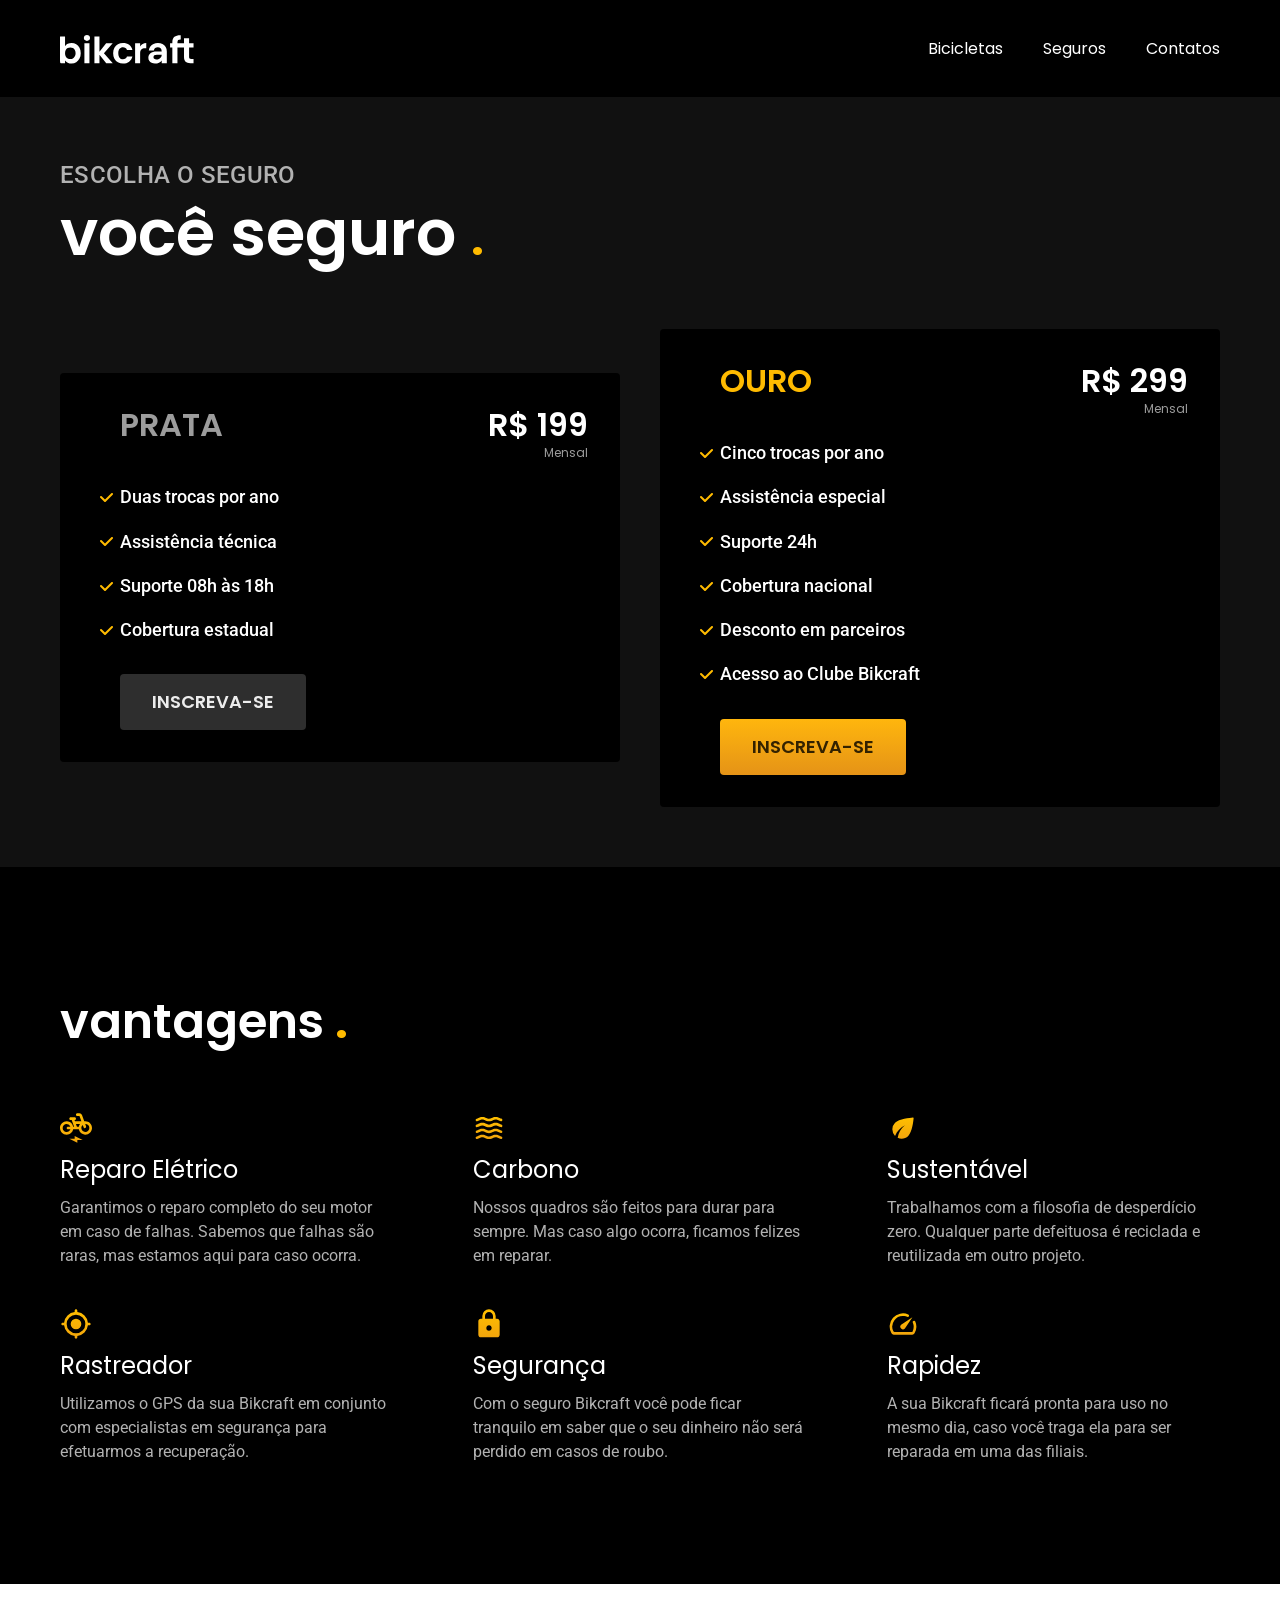
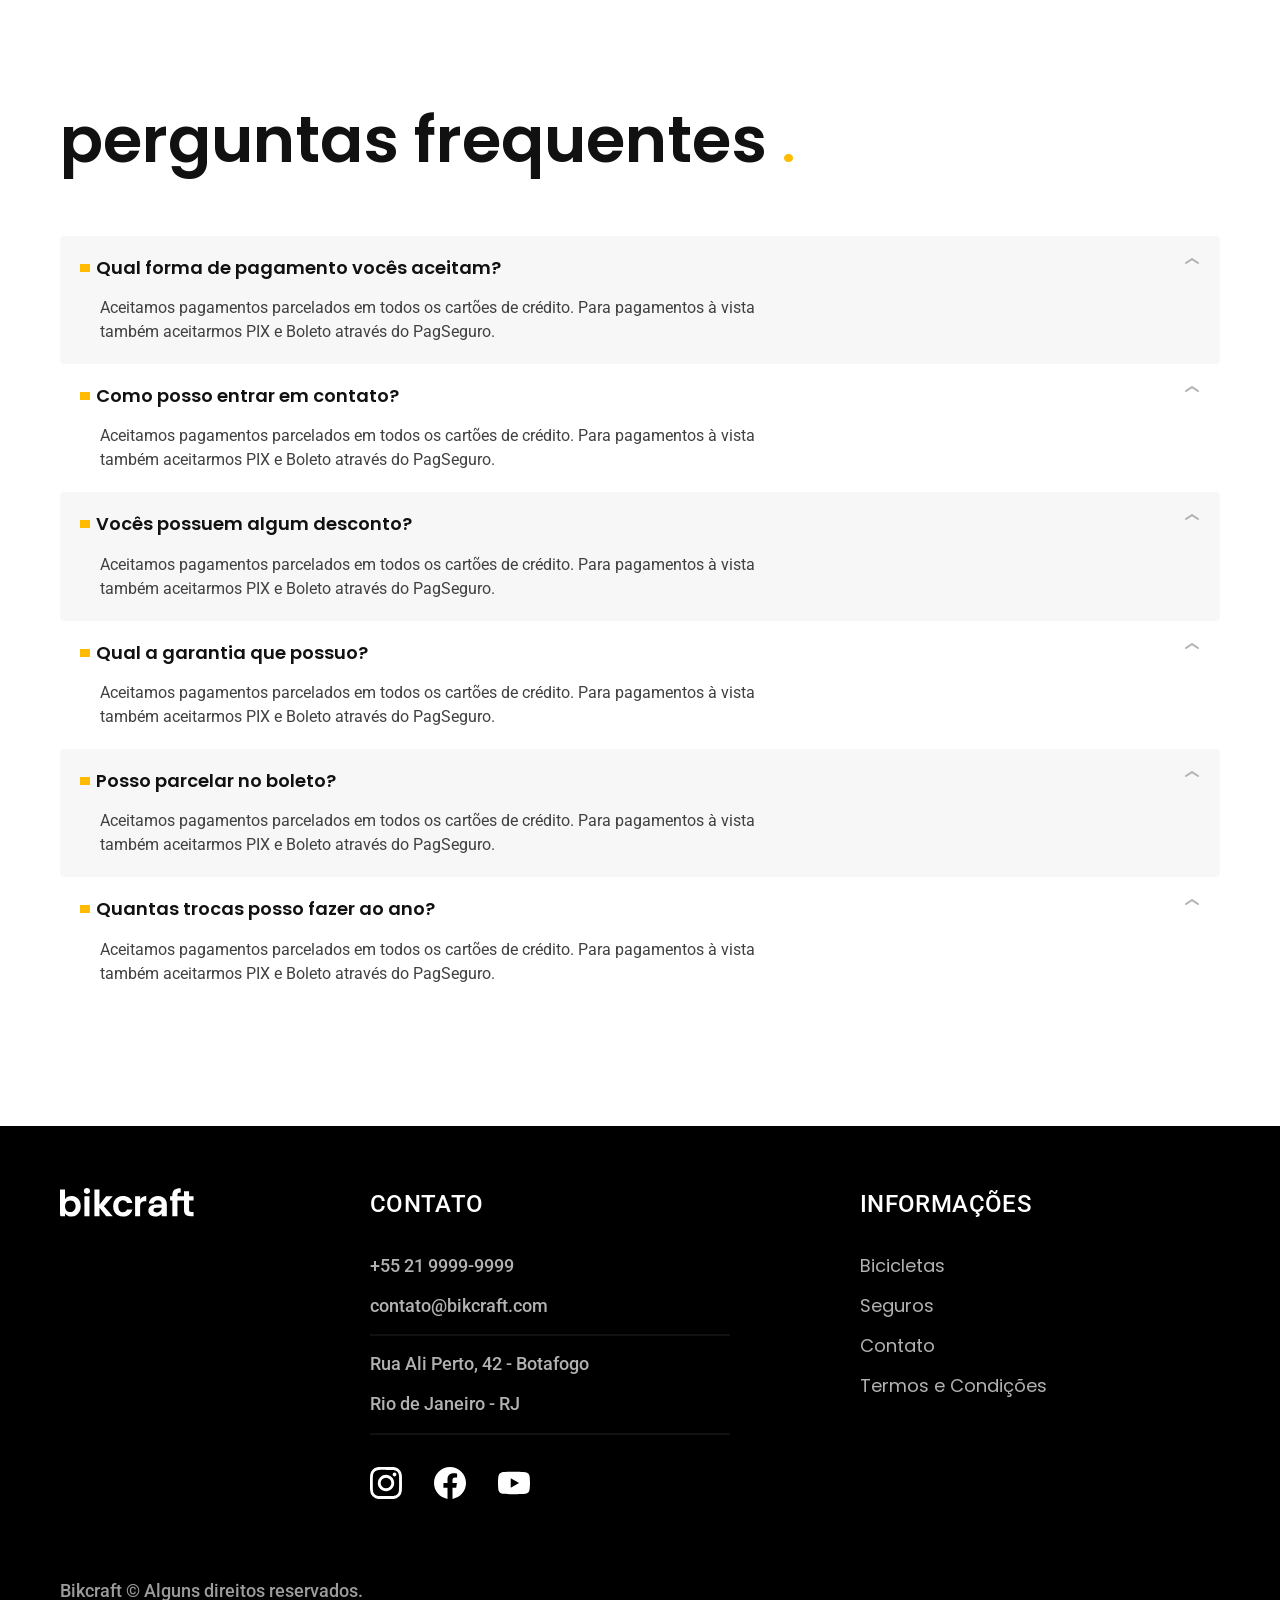
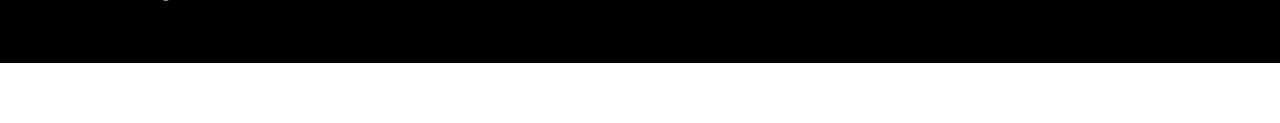
<file: bikcraft/seguros.html>
<!DOCTYPE html>
<html lang="pt-br">

<head>
    <meta charset="UTF-8">
    <meta name="viewport" content="width=device-width, initial-scale=1.0">
    <meta name="description" content="Termos e Condições.">
    <link rel="preconnect" href="https://fonts.googleapis.com">
    <link rel="preconnect" href="https://fonts.gstatic.com" crossorigin>
    <link
        href="https://fonts.googleapis.com/css2?family=Poppins:ital,wght@0,100;0,200;0,300;0,400;0,500;0,600;0,700;0,800;0,900;1,100;1,200;1,300;1,400;1,500;1,600;1,700;1,800;1,900&family=Roboto:ital,wght@0,100..900;1,100..900&display=swap"
        rel="stylesheet">
    <link rel="preconnect" href="https://fonts.googleapis.com">
    <link rel="preconnect" href="https://fonts.gstatic.com" crossorigin>
    <link
        href="https://fonts.googleapis.com/css2?family=Merriweather:ital,opsz,wght@0,18..144,300..900;1,18..144,300..900&display=swap"
        rel="stylesheet">
    <link rel="stylesheet" href="./css/style.css">
    <title>Seguros | bikcraft</title>
</head>

<body id="seguros">
    <header class="header-bg">
        <div class="header container">
            <a href="./">
                <img src="img/bikcraft.svg" alt="">
            </a>

            <nav aria-label="primaria">
                <ul class="header-menu cor-0 font-1">
                    <li><a href="./bicicletas.html">Bicicletas</a></li>
                    <li><a href="./seguros.html">Seguros</a></li>
                    <li><a href="./contato.html">Contatos</a></li>
                </ul>
            </nav>
        </div>
    </header>

    <!-- Conteudo  -->
    <main>
        <!-- titulo -->
        <div class="titulo-bg">
            <div class="titulo container">
                <p class="font-2-l-b cor-5">Escolha o seguro</p>
                <h1 class="font-1-xxl cor-0">você seguro
                    <span class="ponto">.</span>
                </h1>
            </div>
        </div>

        <section class="seguros-bg" aria-label="seguros">
            <div id="seguros" class="seguros container ">

                <!-- Seguros 1 -->
                <div class="seguros-item">
                    <h3 class="font-1-xl cor-6">PRATA</h3>
                    <span class="font-1-xl cor-0">R$ 199 <span class="font-1-xs cor-6">Mensal</span></span>
                    <ul class="font-2-m cor-0">
                        <li>Duas trocas por ano</li>
                        <li>Assistência técnica</li>
                        <li>Suporte 08h às 18h</li>
                        <li>Cobertura estadual</li>
                    </ul>
                    <a href="./orcamento.html" class="botao secundario">Inscreva-se</a>
                </div>

                <!-- seguros 2 -->
                <div class="seguros-item">
                    <h3 class="font-1-xl cor-p1">OURO</h3>
                    <span class="font-1-xl cor-0"> R$ 299 <span class="font-1-xs cor-6">Mensal</span></span>
                    <ul class="font-2-m cor-0">
                        <li>Cinco trocas por ano</li>
                        <li>Assistência especial</li>
                        <li>Suporte 24h</li>
                        <li>Cobertura nacional</li>
                        <li>Desconto em parceiros</li>
                        <li>Acesso ao Clube Bikcraft</li>
                    </ul>
                    <a href="./orcamento.html" class="botao">Inscreva-se</a>
                </div>

            </div>
        </section>

    </main>

    <article class="vantagens-bg">
        <div class="vantagens container ">
            <h2 class="font-1-xl cor-0">vantagens <span class="ponto">.</span></h2>

            <!-- lista -->
            <ul>

                <li>
                    <img src="./img/icones/eletrica.svg" alt="">
                    <h3 class="font-1-l cor-0">Reparo Elétrico</h3>
                    <p class="font-2-s cor-5">
                        Garantimos o reparo completo do seu motor em caso de falhas. Sabemos que falhas são raras, mas
                        estamos aqui para caso ocorra.
                    </p>
                </li>

                <li>
                    <img src="./img/icones/carbono.svg" alt="">
                    <h3 class="font-1-l cor-0">Carbono</h3>
                    <p class="font-2-s cor-5">
                        Nossos quadros são feitos para durar para sempre. Mas caso algo ocorra, ficamos felizes em
                        reparar.
                    </p>
                </li>

                <li>
                    <img src="./img/icones/sustentavel.svg" alt="">
                    <h3 class="font-1-l cor-0">Sustentável</h3>
                    <p class="font-2-s cor-5">
                        Trabalhamos com a filosofia de desperdício zero. Qualquer parte defeituosa é reciclada e
                        reutilizada em outro projeto.
                    </p>
                </li>

                <li>
                    <img src="./img/icones/rastreador.svg" alt="">
                    <h3 class="font-1-l cor-0">Rastreador</h3>
                    <p class="font-2-s cor-5">
                        Utilizamos o GPS da sua Bikcraft em conjunto com especialistas em segurança para efetuarmos a
                        recuperação.
                    </p>
                </li>

                <li>
                    <img src="./img/icones/seguro.svg" alt="">
                    <h3 class="font-1-l cor-0">Segurança</h3>
                    <p class="font-2-s cor-5">
                        Com o seguro Bikcraft você pode ficar tranquilo em saber que o seu dinheiro não será perdido em
                        casos de roubo.
                    </p>
                </li>

                <li>
                    <img src="./img/icones/velocidade.svg" alt="">
                    <h3 class="font-1-l cor-0">Rapidez</h3>
                    <p class="font-2-s cor-5">
                        A sua Bikcraft ficará pronta para uso no mesmo dia, caso você traga ela para ser reparada em uma
                        das filiais.
                    </p>
                </li>

            </ul>
        </div>
    </article>

    <article class="perguntas container">
        <h2 class="font-1-xxl">perguntas frequentes <span class="ponto">.</span></h2>

        <dl>
            <div>
                <dt class="font-1-m-b">Qual forma de pagamento vocês aceitam?</dt>
                <dd class="font-2-s cor-9">Aceitamos pagamentos parcelados em todos os cartões de crédito. Para
                    pagamentos à vista também
                    aceitarmos PIX e Boleto através do PagSeguro.</dd>
            </div>
            <div>
                <dt class="font-1-m-b">Como posso entrar em contato?</dt>
                <dd class="font-2-s cor-9">Aceitamos pagamentos parcelados em todos os cartões de crédito. Para
                    pagamentos à vista também
                    aceitarmos PIX e Boleto através do PagSeguro.</dd>
            </div>
            <div>
                <dt class="font-1-m-b">Vocês possuem algum desconto?</dt>
                <dd class="font-2-s cor-9">Aceitamos pagamentos parcelados em todos os cartões de crédito. Para
                    pagamentos à vista também
                    aceitarmos PIX e Boleto através do PagSeguro.</dd>
            </div>
            <div>
                <dt class="font-1-m-b">Qual a garantia que possuo?</dt>
                <dd class="font-2-s cor-9">Aceitamos pagamentos parcelados em todos os cartões de crédito. Para
                    pagamentos à vista também
                    aceitarmos PIX e Boleto através do PagSeguro.</dd>
            </div>
            <div>
                <dt class="font-1-m-b">Posso parcelar no boleto?</dt>
                <dd class="font-2-s cor-9">Aceitamos pagamentos parcelados em todos os cartões de crédito. Para
                    pagamentos à vista também
                    aceitarmos PIX e Boleto através do PagSeguro.</dd>
            </div>
            <div>
                <dt class="font-1-m-b">Quantas trocas posso fazer ao ano?</dt>
                <dd class="font-2-s cor-9">Aceitamos pagamentos parcelados em todos os cartões de crédito. Para
                    pagamentos à vista também
                    aceitarmos PIX e Boleto através do PagSeguro.</dd>
            </div>
        </dl>

    </article>

    <footer class="footer-bg">
        <div class="footer container">
            <img src="./img/bikcraft.svg" width="136" height="32" alt="Bikcraft">
            <div class="footer-contato">
                <h3 class="font-2-l-b cor-0">Contato</h3>
                <ul class="font-2-m cor-5">
                    <li><a href="tel:+552199999999">+55 21 9999-9999</a></li>
                    <li><a href="mailto:contato@bikcraft.com">contato@bikcraft.com</a></li>
                    <li>Rua Ali Perto, 42 - Botafogo</li>
                    <li>Rio de Janeiro - RJ</li>
                </ul>
                <div class="footer-redes">
                    <a href="./">
                        <img src="./img/redes/instagram.svg" width="32" height="32" alt="Instagram">
                    </a>
                    <a href="./">
                        <img src="./img/redes/facebook.svg" width="32" height="32" alt="Facebook">
                    </a>
                    <a href="./">
                        <img src="./img/redes/youtube.svg" width="32" height="32" alt="Youtube">
                    </a>
                </div>
            </div>
            <div class="footer-informacoes">
                <h3 class="font-2-l-b cor-0">Informações</h3>
                <nav>
                    <ul class="font-1-m cor-5">
                        <li><a href="./bicicletas.html">Bicicletas</a></li>
                        <li><a href="./seguros.html">Seguros</a></li>
                        <li><a href="./contato.html">Contato</a></li>
                        <li><a href="./termos.html">Termos e Condições</a></li>
                    </ul>
                </nav>
            </div>
            <p class="footer-copy font-2-m cor-6">Bikcraft © Alguns direitos reservados.</p>
        </div>
    </footer>
</body>

</html>
</file>
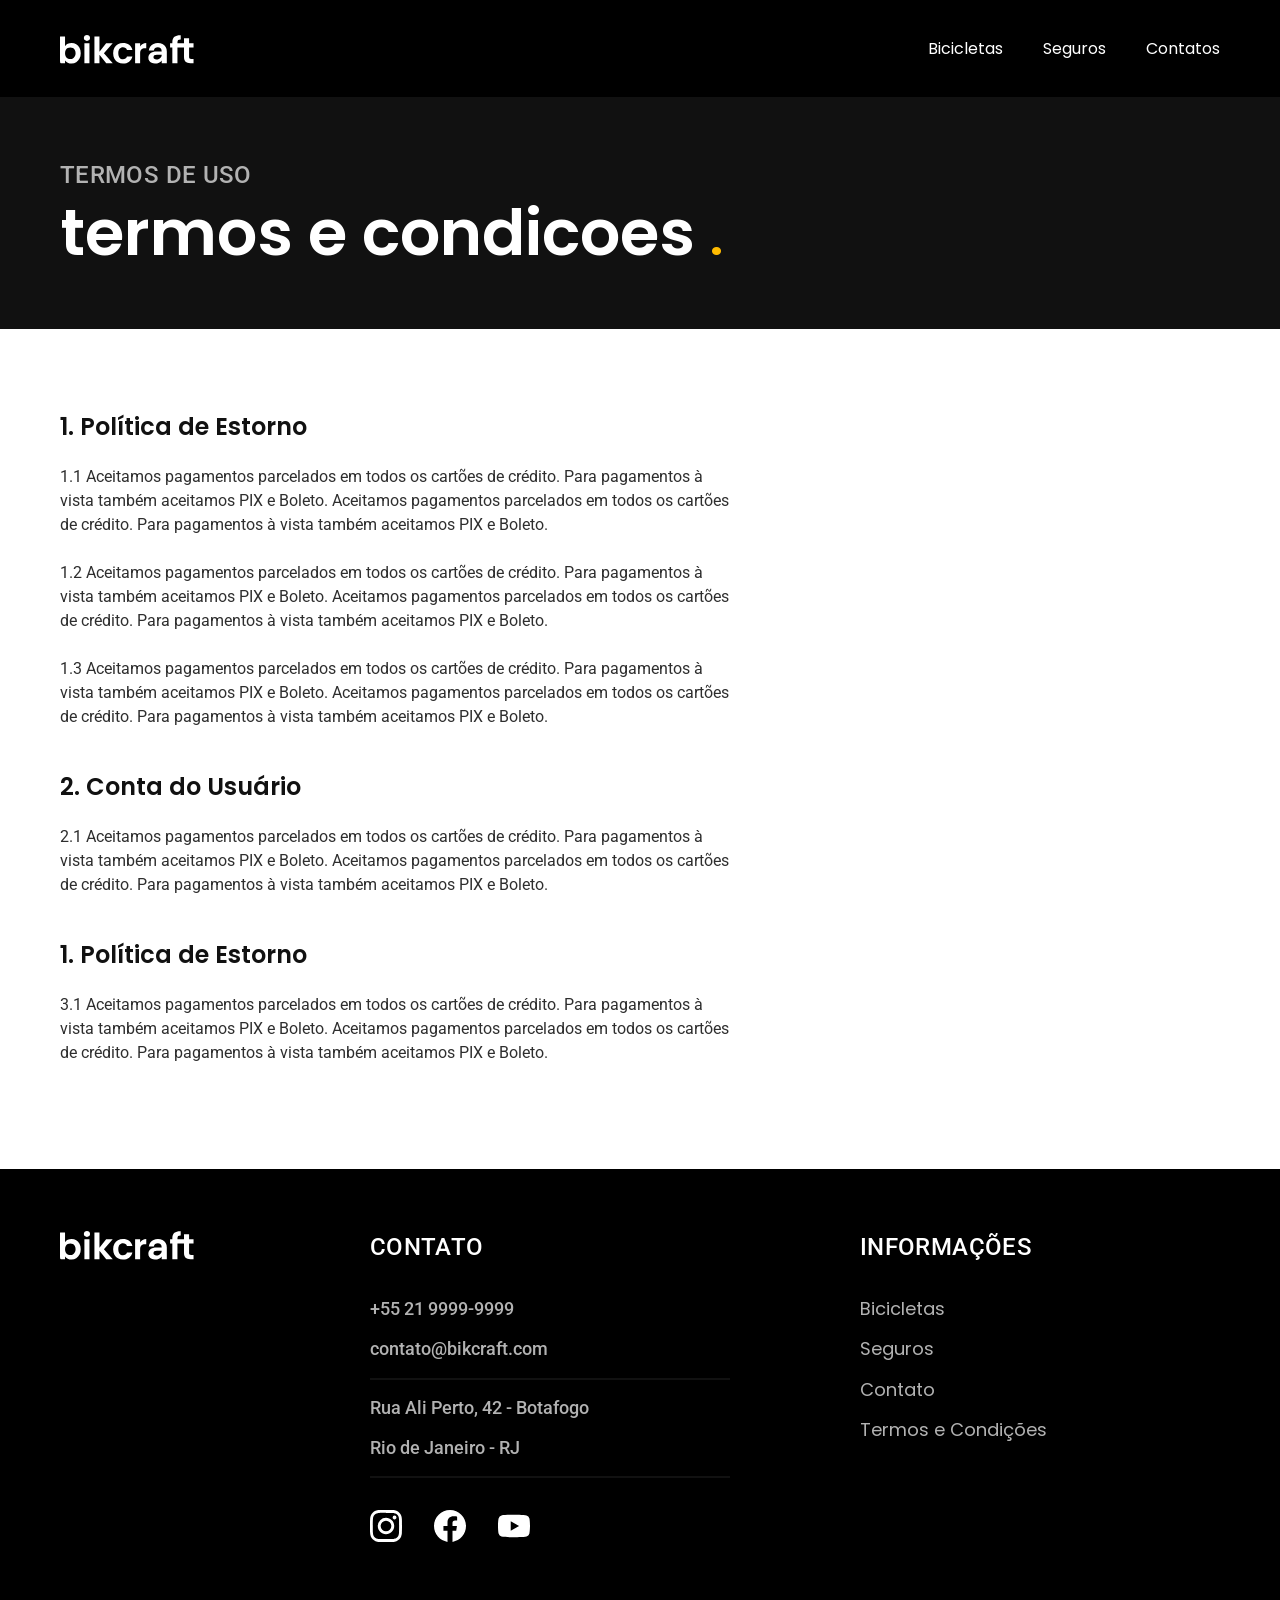
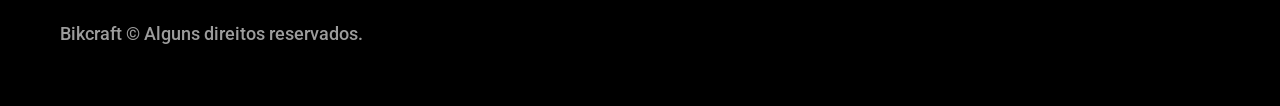
<file: bikcraft/termos.html>
<!DOCTYPE html>
<html lang="pt-br">

<head>
    <meta charset="UTF-8">
    <meta name="viewport" content="width=device-width, initial-scale=1.0">
    <meta name="description" content="Termos e Condições.">
    <link rel="preconnect" href="https://fonts.googleapis.com">
    <link rel="preconnect" href="https://fonts.gstatic.com" crossorigin>
    <link
        href="https://fonts.googleapis.com/css2?family=Poppins:ital,wght@0,100;0,200;0,300;0,400;0,500;0,600;0,700;0,800;0,900;1,100;1,200;1,300;1,400;1,500;1,600;1,700;1,800;1,900&family=Roboto:ital,wght@0,100..900;1,100..900&display=swap"
        rel="stylesheet">
    <link rel="preconnect" href="https://fonts.googleapis.com">
    <link rel="preconnect" href="https://fonts.gstatic.com" crossorigin>
    <link
        href="https://fonts.googleapis.com/css2?family=Merriweather:ital,opsz,wght@0,18..144,300..900;1,18..144,300..900&display=swap"
        rel="stylesheet">
    <link rel="stylesheet" href="./css/style.css">
    <title>Termos e Condiçoes | bikcraft</title>
</head>

<body>
    <header class="header-bg">
        <div class="header container">
            <a href="./">
                <img src="img/bikcraft.svg" alt="">
            </a>

            <nav aria-label="primaria">
                <ul class="header-menu cor-0 font-1">
                    <li><a href="./bicicletas.html">Bicicletas</a></li>
                    <li><a href="./seguros.html">Seguros</a></li>
                    <li><a href="./contato.html">Contatos</a></li>
                </ul>
            </nav>
        </div>
    </header>

    <!-- Termos -->
    <main>
        <div class="titulo-bg">
            <div class="titulo container">
                <p class="font-2-l-b cor-5">Termos de uso</p>
                <h1 class="font-1-xxl cor-0">termos e condicoes
                    <span class="ponto">.</span>
                </h1>
            </div>
        </div>

        <div class="termos font-2-s cor-10 container ">
            <h2 class="font-1-l cor-11">1. Política de Estorno</h2>
            <p class="">1.1 Aceitamos pagamentos parcelados em todos os cartões de crédito. Para pagamentos à vista
                também
                aceitamos PIX e Boleto. Aceitamos pagamentos parcelados em todos os cartões de crédito. Para pagamentos
                à vista também aceitamos PIX e Boleto.</p>
            <p>1.2 Aceitamos pagamentos parcelados em todos os cartões de crédito. Para pagamentos à vista também
                aceitamos PIX e Boleto. Aceitamos pagamentos parcelados em todos os cartões de crédito. Para pagamentos
                à vista também aceitamos PIX e Boleto.</p>
            <p>1.3 Aceitamos pagamentos parcelados em todos os cartões de crédito. Para pagamentos à vista também
                aceitamos PIX e Boleto. Aceitamos pagamentos parcelados em todos os cartões de crédito. Para pagamentos
                à vista também aceitamos PIX e Boleto.</p>
            <h2 class="font-1-l cor-11">2. Conta do Usuário</h2>
            <p>2.1 Aceitamos pagamentos parcelados em todos os cartões de crédito. Para pagamentos à vista também
                aceitamos PIX e Boleto. Aceitamos pagamentos parcelados em todos os cartões de crédito. Para pagamentos
                à vista também aceitamos PIX e Boleto.</p>
            <h2 class="font-1-l cor-11">1. Política de Estorno</h2>
            <p>3.1 Aceitamos pagamentos parcelados em todos os cartões de crédito. Para pagamentos à vista também
                aceitamos PIX e Boleto. Aceitamos pagamentos parcelados em todos os cartões de crédito. Para pagamentos
                à vista também aceitamos PIX e Boleto.</p>
        </div>
    </main>

    <footer class="footer-bg">
        <div class="footer container">
            <img src="./img/bikcraft.svg" width="136" height="32" alt="Bikcraft">
            <div class="footer-contato">
                <h3 class="font-2-l-b cor-0">Contato</h3>
                <ul class="font-2-m cor-5">
                    <li><a href="tel:+552199999999">+55 21 9999-9999</a></li>
                    <li><a href="mailto:contato@bikcraft.com">contato@bikcraft.com</a></li>
                    <li>Rua Ali Perto, 42 - Botafogo</li>
                    <li>Rio de Janeiro - RJ</li>
                </ul>
                <div class="footer-redes">
                    <a href="./">
                        <img src="./img/redes/instagram.svg" width="32" height="32" alt="Instagram">
                    </a>
                    <a href="./">
                        <img src="./img/redes/facebook.svg" width="32" height="32" alt="Facebook">
                    </a>
                    <a href="./">
                        <img src="./img/redes/youtube.svg" width="32" height="32" alt="Youtube">
                    </a>
                </div>
            </div>
            <div class="footer-informacoes">
                <h3 class="font-2-l-b cor-0">Informações</h3>
                <nav>
                    <ul class="font-1-m cor-5">
                        <li><a href="./bicicletas.html">Bicicletas</a></li>
                        <li><a href="./seguros.html">Seguros</a></li>
                        <li><a href="./contato.html">Contato</a></li>
                        <li><a href="./termos.html">Termos e Condições</a></li>
                    </ul>
                </nav>
            </div>
            <p class="footer-copy font-2-m cor-6">Bikcraft © Alguns direitos reservados.</p>
        </div>
    </footer>
</body>

</html>
</file>
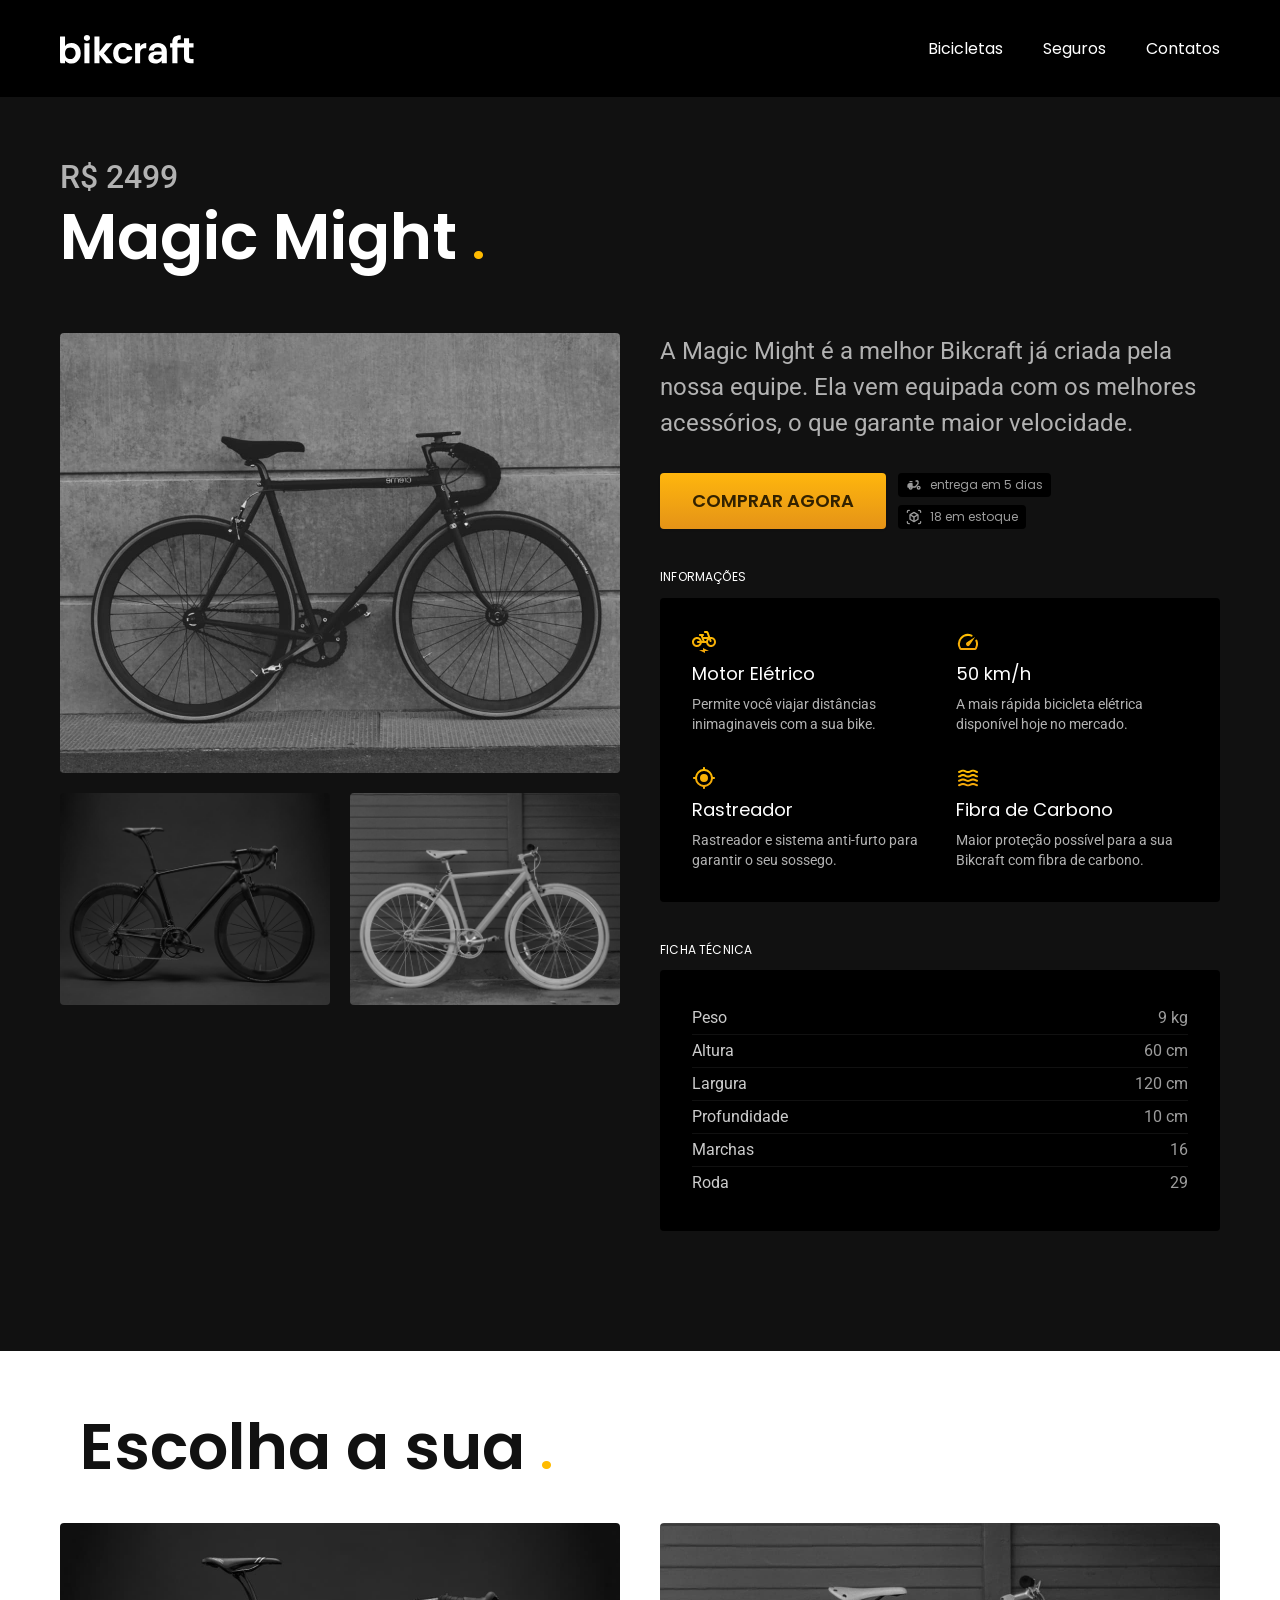
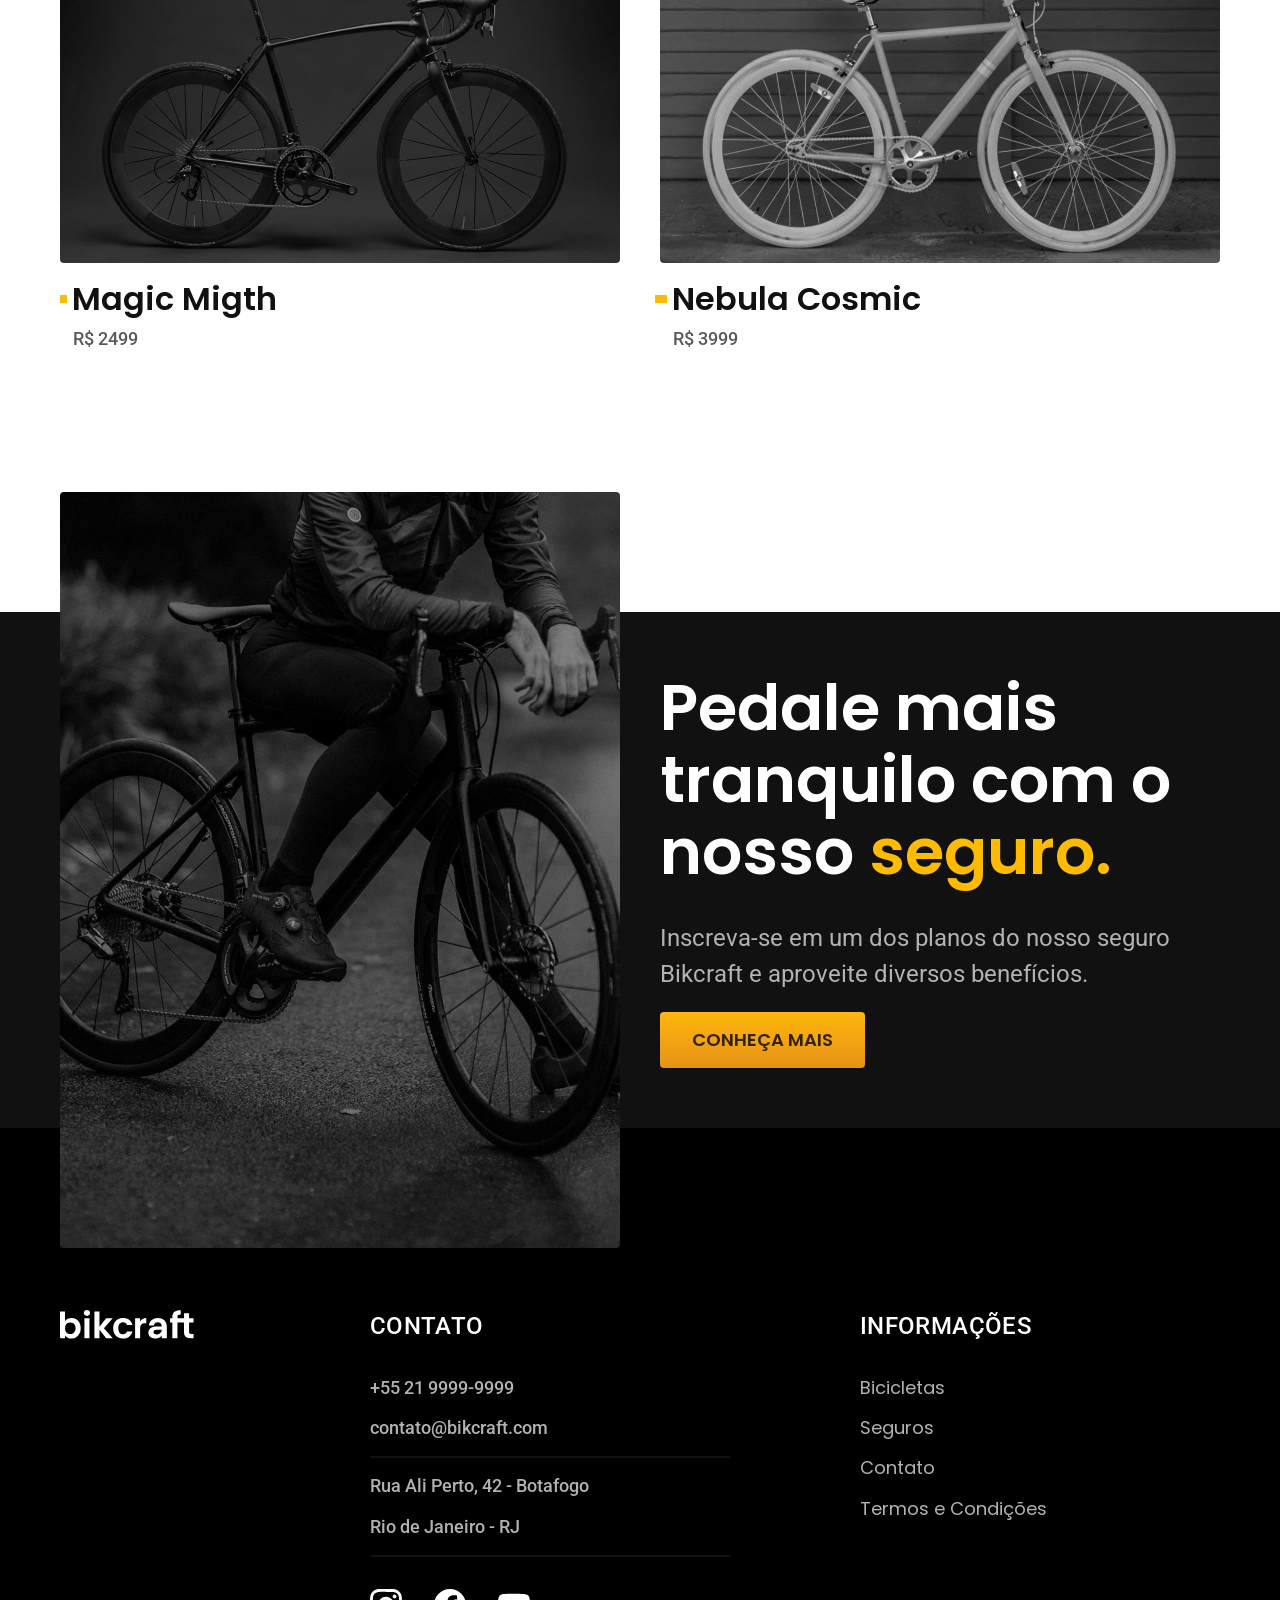
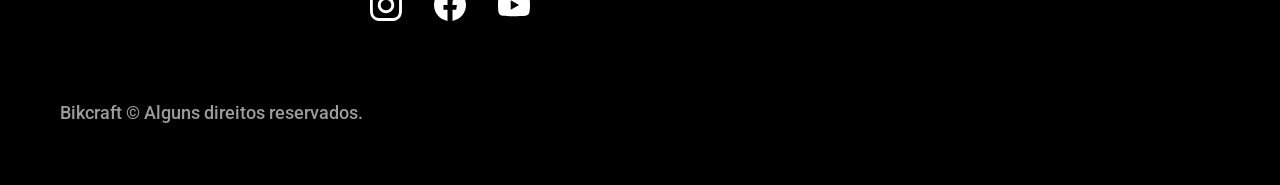
<file: bikcraft/bicicletas/magic.html>
<!DOCTYPE html>
<html lang="pt-br">

<head>
    <meta charset="UTF-8">
    <meta name="viewport" content="width=device-width, initial-scale=1.0">
    <meta name="description" content="Termos e Condições.">
    <link rel="preconnect" href="https://fonts.googleapis.com">
    <link rel="preconnect" href="https://fonts.gstatic.com" crossorigin>
    <link
        href="https://fonts.googleapis.com/css2?family=Poppins:ital,wght@0,100;0,200;0,300;0,400;0,500;0,600;0,700;0,800;0,900;1,100;1,200;1,300;1,400;1,500;1,600;1,700;1,800;1,900&family=Roboto:ital,wght@0,100..900;1,100..900&display=swap"
        rel="stylesheet">
    <link rel="preconnect" href="https://fonts.googleapis.com">
    <link rel="preconnect" href="https://fonts.gstatic.com" crossorigin>
    <link
        href="https://fonts.googleapis.com/css2?family=Merriweather:ital,opsz,wght@0,18..144,300..900;1,18..144,300..900&display=swap"
        rel="stylesheet">
    <link rel="stylesheet" href="../css/style.css">
    <title>Magic | bikcraft</title>
</head>

<body id="bicicleta">
    <header class="header-bg">
        <div class="header container">
            <a href="./">
                <img src="../img/bikcraft.svg" alt="">
            </a>

            <nav aria-label="primaria">
                <ul class="header-menu cor-0 font-1">
                    <li><a href="./bicicletas.html">Bicicletas</a></li>
                    <li><a href="./seguros.html">Seguros</a></li>
                    <li><a href="./contato.html">Contatos</a></li>
                </ul>
            </nav>
        </div>
    </header>

    <main class="titulo-bg">

        <div class="titulo container">
            <p class="font-2-xl cor-5">R$ 2499</p>
            <h1 class="font-1-xxl cor-0">Magic Might
                <span class="ponto">.</span>
            </h1>
        </div>

        <div class="bicicleta container">
            <div class="bicicleta-imagens">
                <img src="../img/bicicleta/nimbus2.jpg" alt="">
                <img src="../img/bicicleta/nimbus1.jpg" alt="">
                <img src="../img/bicicleta/nimbus3.jpg" alt="">
            </div>

            <div class="bicicleta-conteudo">
                <p class="font-2-l cor-5">A Magic Might é a melhor Bikcraft já criada pela nossa equipe. Ela vem
                    equipada com os melhores acessórios, o que garante maior velocidade.</p>
                <div class="bicicleta-comprar">
                    <a class="botao" href="../orcamento.html">Comprar Agora</a>
                    <span class="font-1-xs cor-6"><img src="../img/icones/entrega.svg" alt=""> entrega em 5 dias</span>
                    <span class="font-1-xs cor-6"><img src="../img/icones/estoque.svg" alt=""> 18 em estoque</span>
                </div>

                <h2 class="font-1-xs cor-0">Informações</h2>
                <ul class="bicicleta-informacoes">
                    <li>
                        <img src="../img/icones/eletrica.svg" alt="">
                        <h3 class="font-1-m cor-0">Motor Elétrico</h3>
                        <p class="font-2-xs cor-5">Permite você viajar distâncias inimaginaveis com a sua bike.</p>
                    </li>
                    <li>
                        <img src="../img/icones/velocidade.svg" alt="">
                        <h3 class="font-1-m cor-0">50 km/h</h3>
                        <p class="font-2-xs cor-5">A mais rápida bicicleta elétrica disponível hoje no mercado.</p>
                    </li>
                    <li>
                        <img src="../img/icones/rastreador.svg" alt="">
                        <h3 class="font-1-m cor-0">Rastreador</h3>
                        <p class="font-2-xs cor-5">Rastreador e sistema anti-furto para garantir o seu sossego.</p>
                    </li>
                    <li>
                        <img src="../img/icones/carbono.svg" alt="">
                        <h3 class="font-1-m cor-0">Fibra de Carbono</h3>
                        <p class="font-2-xs cor-5">Maior proteção possível para a sua Bikcraft com fibra de carbono.</p>
                    </li>
                </ul>
                <h2 class="font-1-xs cor-0">Ficha Técnica</h2>
                <ul class="bicicleta-ficha font-2-s cor-4">
                    <li>Peso <span>9 kg</span></li>
                    <li>Altura <span>60 cm</span></li>
                    <li>Largura <span>120 cm</span></li>
                    <li>Profundidade <span>10 cm</span></li>
                    <li>Marchas <span>16</span></li>
                    <li>Roda <span>29</span></li>
                </ul>
            </div>
        </div>

    </main>


    <!-- Escolha a sua -->
    <article class="bicicletas-lista container">
        <h2 class="font-1-xxl container">Escolha a sua <span class="ponto">.</span></h2>

        <ul>
            <li>
                <a href="./magic.html">
                    <img src="../img/bicicletas/nimbus.jpg" alt="bike preta">
                    <h3 class="font-1-xl">Magic Migth</h3>
                    <span class="font-2-m cor-8">R$ 2499</span>
                </a>
            </li>
            <li>
                <a href="./nebula.html">
                    <img src="../img/bicicletas/nebula.jpg" alt="bike preta">
                    <h3 class="font-1-xl">Nebula Cosmic</h3>
                    <span class="font-2-m cor-8">R$ 3999</span>
                </a>
            </li>
        </ul>
    </article>


    <article class="seguro-bg">
        <div class="seguro container">
            <div class="seguro-imagem">
                <img src="../img/fotos/seguros.jpg" alt="Pessoa parada em cima de uma bicicleta.">
            </div>
            <div class="seguro-conteudo">
                <h2 class="font-1-xxl cor-0">Pedale mais tranquilo com o nosso <span class="cor-p1">seguro.</span></h2>
                <p class="font-2-l cor-5">Inscreva-se em um dos planos do nosso seguro Bikcraft e aproveite diversos
                    benefícios.</p>
                <a class="botao" href="../seguros.html">Conheça Mais</a>
            </div>
        </div>
    </article>



    <footer class="footer-bg">
        <div class="footer container">
            <img src="../img/bikcraft.svg" width="136" height="32" alt="Bikcraft">
            <div class="footer-contato">
                <h3 class="font-2-l-b cor-0">Contato</h3>
                <ul class="font-2-m cor-5">
                    <li><a href="tel:+552199999999">+55 21 9999-9999</a></li>
                    <li><a href="mailto:contato@bikcraft.com">contato@bikcraft.com</a></li>
                    <li>Rua Ali Perto, 42 - Botafogo</li>
                    <li>Rio de Janeiro - RJ</li>
                </ul>
                <div class="footer-redes">
                    <a href="./">
                        <img src="../img/redes/instagram.svg" width="32" height="32" alt="Instagram">
                    </a>
                    <a href="./">
                        <img src="../img/redes/facebook.svg" width="32" height="32" alt="Facebook">
                    </a>
                    <a href="./">
                        <img src="../img/redes/youtube.svg" width="32" height="32" alt="Youtube">
                    </a>
                </div>
            </div>
            <div class="footer-informacoes">
                <h3 class="font-2-l-b cor-0">Informações</h3>
                <nav>
                    <ul class="font-1-m cor-5">
                        <li><a href="./bicicletas.html">Bicicletas</a></li>
                        <li><a href="./seguros.html">Seguros</a></li>
                        <li><a href="./contato.html">Contato</a></li>
                        <li><a href="./termos.html">Termos e Condições</a></li>
                    </ul>
                </nav>
            </div>
            <p class="footer-copy font-2-m cor-6">Bikcraft © Alguns direitos reservados.</p>
        </div>
    </footer>
</body>

</html>
</file>
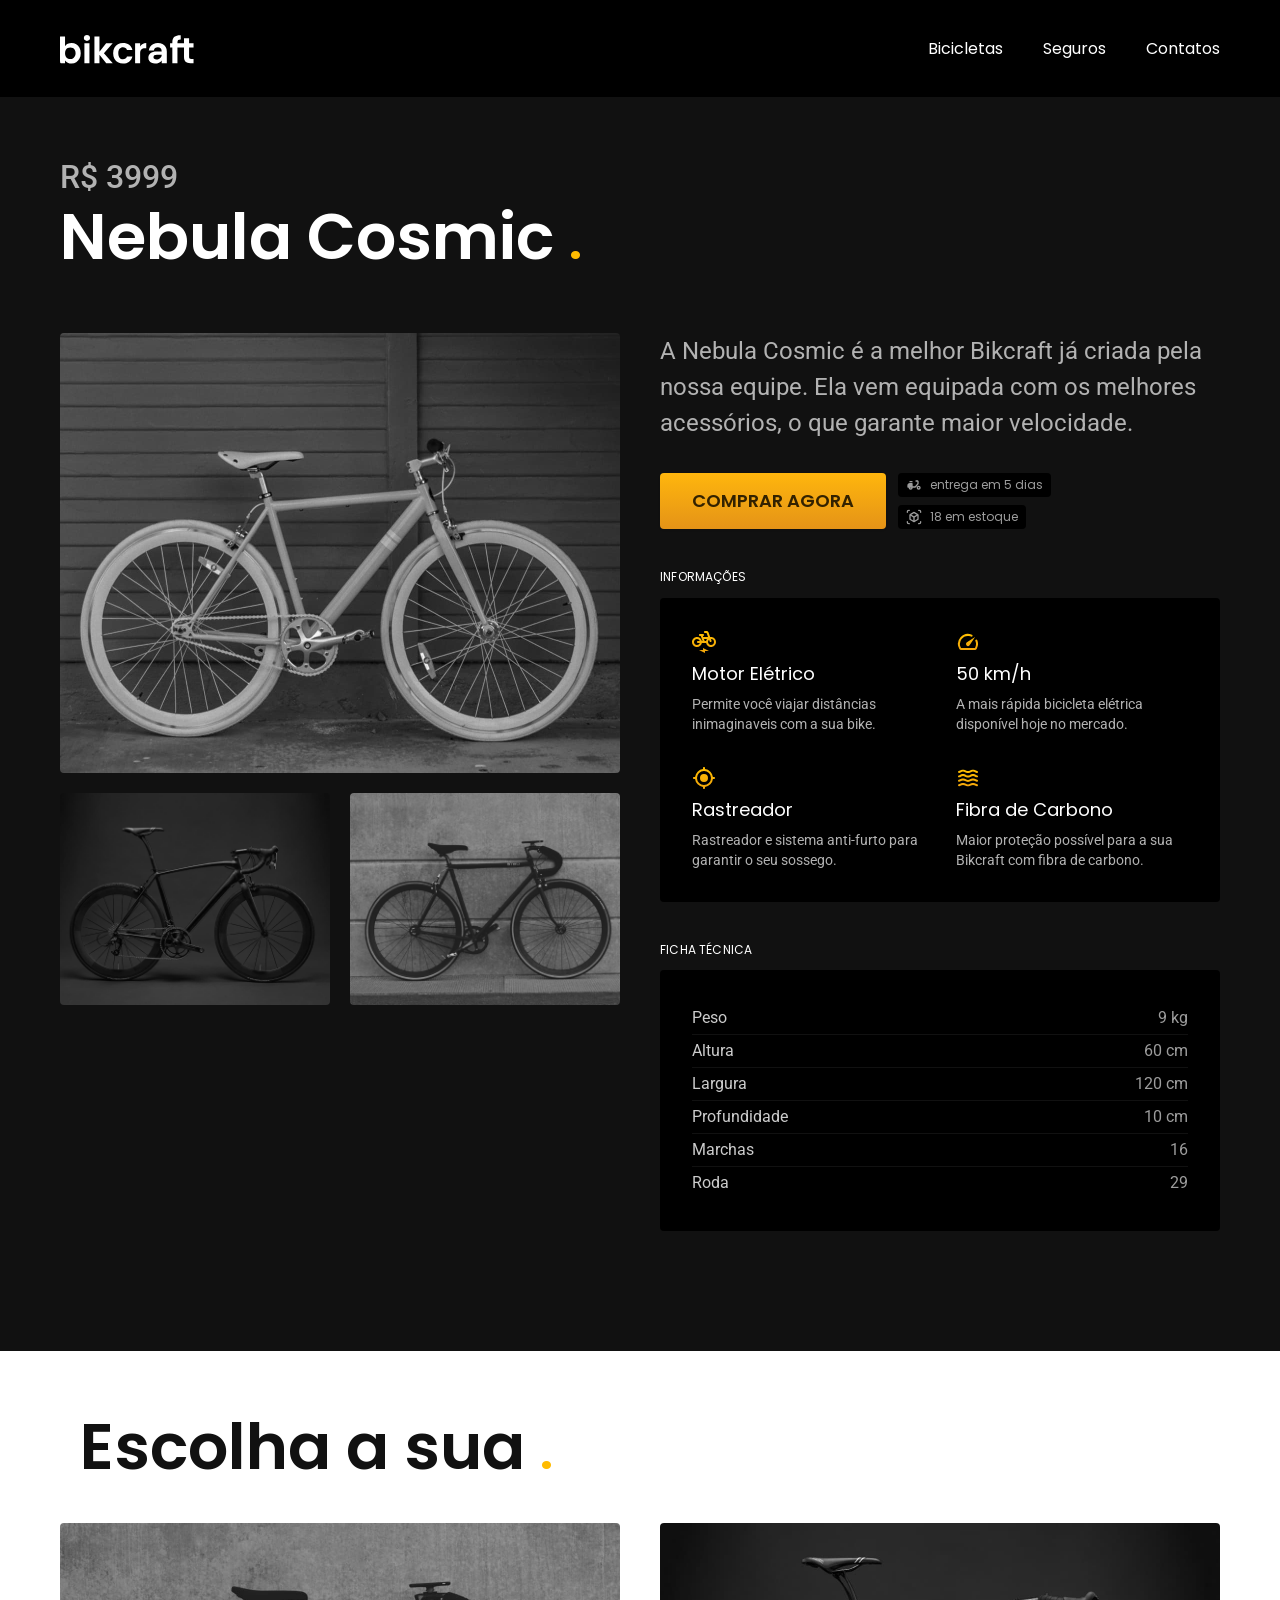
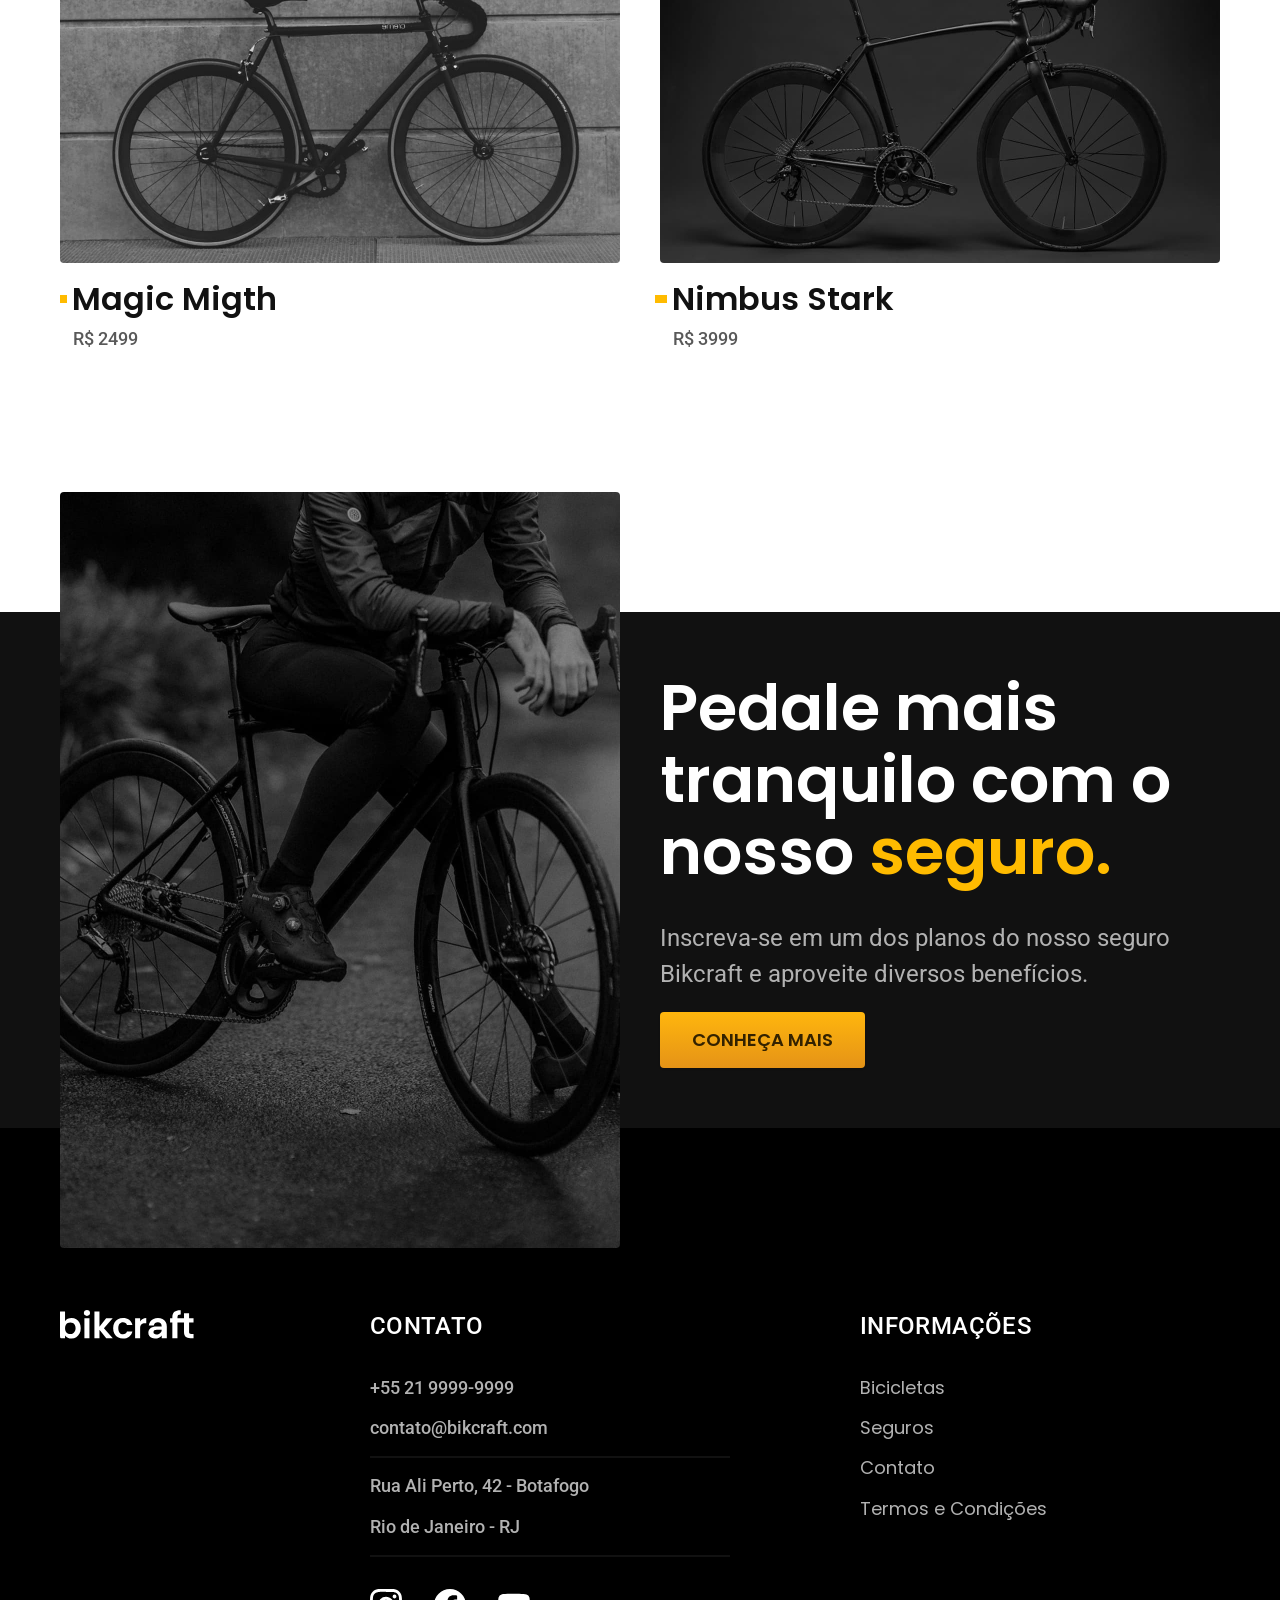
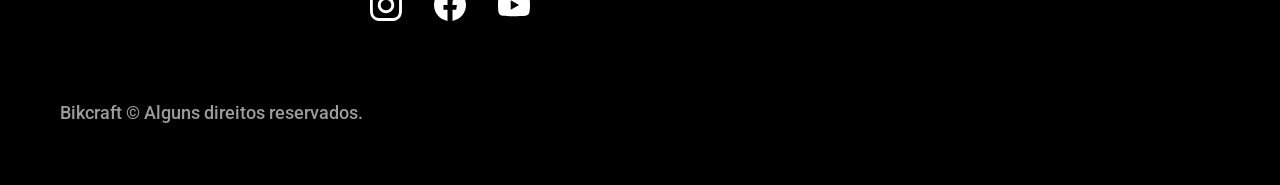
<file: bikcraft/bicicletas/nebula.html>
<!DOCTYPE html>
<html lang="pt-br">

<head>
    <meta charset="UTF-8">
    <meta name="viewport" content="width=device-width, initial-scale=1.0">
    <meta name="description" content="Termos e Condições.">
    <link rel="preconnect" href="https://fonts.googleapis.com">
    <link rel="preconnect" href="https://fonts.gstatic.com" crossorigin>
    <link
        href="https://fonts.googleapis.com/css2?family=Poppins:ital,wght@0,100;0,200;0,300;0,400;0,500;0,600;0,700;0,800;0,900;1,100;1,200;1,300;1,400;1,500;1,600;1,700;1,800;1,900&family=Roboto:ital,wght@0,100..900;1,100..900&display=swap"
        rel="stylesheet">
    <link rel="preconnect" href="https://fonts.googleapis.com">
    <link rel="preconnect" href="https://fonts.gstatic.com" crossorigin>
    <link
        href="https://fonts.googleapis.com/css2?family=Merriweather:ital,opsz,wght@0,18..144,300..900;1,18..144,300..900&display=swap"
        rel="stylesheet">
    <link rel="stylesheet" href="../css/style.css">
    <title>nebula | bikcraft</title>
</head>

<body id="bicicleta">
    <header class="header-bg">
        <div class="header container">
            <a href="./">
                <img src="../img/bikcraft.svg" alt="">
            </a>

            <nav aria-label="primaria">
                <ul class="header-menu cor-0 font-1">
                    <li><a href="./bicicletas.html">Bicicletas</a></li>
                    <li><a href="./seguros.html">Seguros</a></li>
                    <li><a href="./contato.html">Contatos</a></li>
                </ul>
            </nav>
        </div>
    </header>

    <main class="titulo-bg">

        <div class="titulo container">
            <p class="font-2-xl cor-5">R$ 3999</p>
            <h1 class="font-1-xxl cor-0">Nebula Cosmic
                <span class="ponto">.</span>
            </h1>
        </div>

        <div class="bicicleta container">
            <div class="bicicleta-imagens">
                <img src="../img/bicicleta/nimbus3.jpg" alt="">
                <img src="../img/bicicleta/nimbus1.jpg" alt="">
                <img src="../img/bicicleta/nimbus2.jpg" alt="">
            </div>

            <div class="bicicleta-conteudo">
                <p class="font-2-l cor-5">A Nebula Cosmic é a melhor Bikcraft já criada pela nossa equipe. Ela vem
                    equipada com os melhores acessórios, o que garante maior velocidade.</p>
                <div class="bicicleta-comprar">
                    <a class="botao" href="../orcamento.html">Comprar Agora</a>
                    <span class="font-1-xs cor-6"><img src="../img/icones/entrega.svg" alt=""> entrega em 5 dias</span>
                    <span class="font-1-xs cor-6"><img src="../img/icones/estoque.svg" alt=""> 18 em estoque</span>
                </div>

                <h2 class="font-1-xs cor-0">Informações</h2>
                <ul class="bicicleta-informacoes">
                    <li>
                        <img src="../img/icones/eletrica.svg" alt="">
                        <h3 class="font-1-m cor-0">Motor Elétrico</h3>
                        <p class="font-2-xs cor-5">Permite você viajar distâncias inimaginaveis com a sua bike.</p>
                    </li>
                    <li>
                        <img src="../img/icones/velocidade.svg" alt="">
                        <h3 class="font-1-m cor-0">50 km/h</h3>
                        <p class="font-2-xs cor-5">A mais rápida bicicleta elétrica disponível hoje no mercado.</p>
                    </li>
                    <li>
                        <img src="../img/icones/rastreador.svg" alt="">
                        <h3 class="font-1-m cor-0">Rastreador</h3>
                        <p class="font-2-xs cor-5">Rastreador e sistema anti-furto para garantir o seu sossego.</p>
                    </li>
                    <li>
                        <img src="../img/icones/carbono.svg" alt="">
                        <h3 class="font-1-m cor-0">Fibra de Carbono</h3>
                        <p class="font-2-xs cor-5">Maior proteção possível para a sua Bikcraft com fibra de carbono.</p>
                    </li>
                </ul>
                <h2 class="font-1-xs cor-0">Ficha Técnica</h2>
                <ul class="bicicleta-ficha font-2-s cor-4">
                    <li>Peso <span>9 kg</span></li>
                    <li>Altura <span>60 cm</span></li>
                    <li>Largura <span>120 cm</span></li>
                    <li>Profundidade <span>10 cm</span></li>
                    <li>Marchas <span>16</span></li>
                    <li>Roda <span>29</span></li>
                </ul>
            </div>
        </div>

    </main>


    <!-- Escolha a sua -->
    <article class="bicicletas-lista container">
        <h2 class="font-1-xxl container">Escolha a sua <span class="ponto">.</span></h2>

        <ul>
            <li>
                <a href="./magic.html">
                    <img src="../img/bicicletas/magic.jpg" alt="bike preta">
                    <h3 class="font-1-xl">Magic Migth</h3>
                    <span class="font-2-m cor-8">R$ 2499</span>
                </a>
            </li>
            <li>
                <a href="./nebula.html">
                    <img src="../img/bicicletas/nimbus.jpg" alt="bike preta">
                    <h3 class="font-1-xl">Nimbus Stark</h3>
                    <span class="font-2-m cor-8">R$ 3999</span>
                </a>
            </li>
        </ul>
    </article>


    <article class="seguro-bg">
        <div class="seguro container">
            <div class="seguro-imagem">
                <img src="../img/fotos/seguros.jpg" alt="Pessoa parada em cima de uma bicicleta.">
            </div>
            <div class="seguro-conteudo">
                <h2 class="font-1-xxl cor-0">Pedale mais tranquilo com o nosso <span class="cor-p1">seguro.</span></h2>
                <p class="font-2-l cor-5">Inscreva-se em um dos planos do nosso seguro Bikcraft e aproveite diversos
                    benefícios.</p>
                <a class="botao" href="../seguros.html">Conheça Mais</a>
            </div>
        </div>
    </article>



    <footer class="footer-bg">
        <div class="footer container">
            <img src="../img/bikcraft.svg" width="136" height="32" alt="Bikcraft">
            <div class="footer-contato">
                <h3 class="font-2-l-b cor-0">Contato</h3>
                <ul class="font-2-m cor-5">
                    <li><a href="tel:+552199999999">+55 21 9999-9999</a></li>
                    <li><a href="mailto:contato@bikcraft.com">contato@bikcraft.com</a></li>
                    <li>Rua Ali Perto, 42 - Botafogo</li>
                    <li>Rio de Janeiro - RJ</li>
                </ul>
                <div class="footer-redes">
                    <a href="./">
                        <img src="../img/redes/instagram.svg" width="32" height="32" alt="Instagram">
                    </a>
                    <a href="./">
                        <img src="../img/redes/facebook.svg" width="32" height="32" alt="Facebook">
                    </a>
                    <a href="./">
                        <img src="../img/redes/youtube.svg" width="32" height="32" alt="Youtube">
                    </a>
                </div>
            </div>
            <div class="footer-informacoes">
                <h3 class="font-2-l-b cor-0">Informações</h3>
                <nav>
                    <ul class="font-1-m cor-5">
                        <li><a href="./bicicletas.html">Bicicletas</a></li>
                        <li><a href="./seguros.html">Seguros</a></li>
                        <li><a href="./contato.html">Contato</a></li>
                        <li><a href="./termos.html">Termos e Condições</a></li>
                    </ul>
                </nav>
            </div>
            <p class="footer-copy font-2-m cor-6">Bikcraft © Alguns direitos reservados.</p>
        </div>
    </footer>
</body>

</html>
</file>
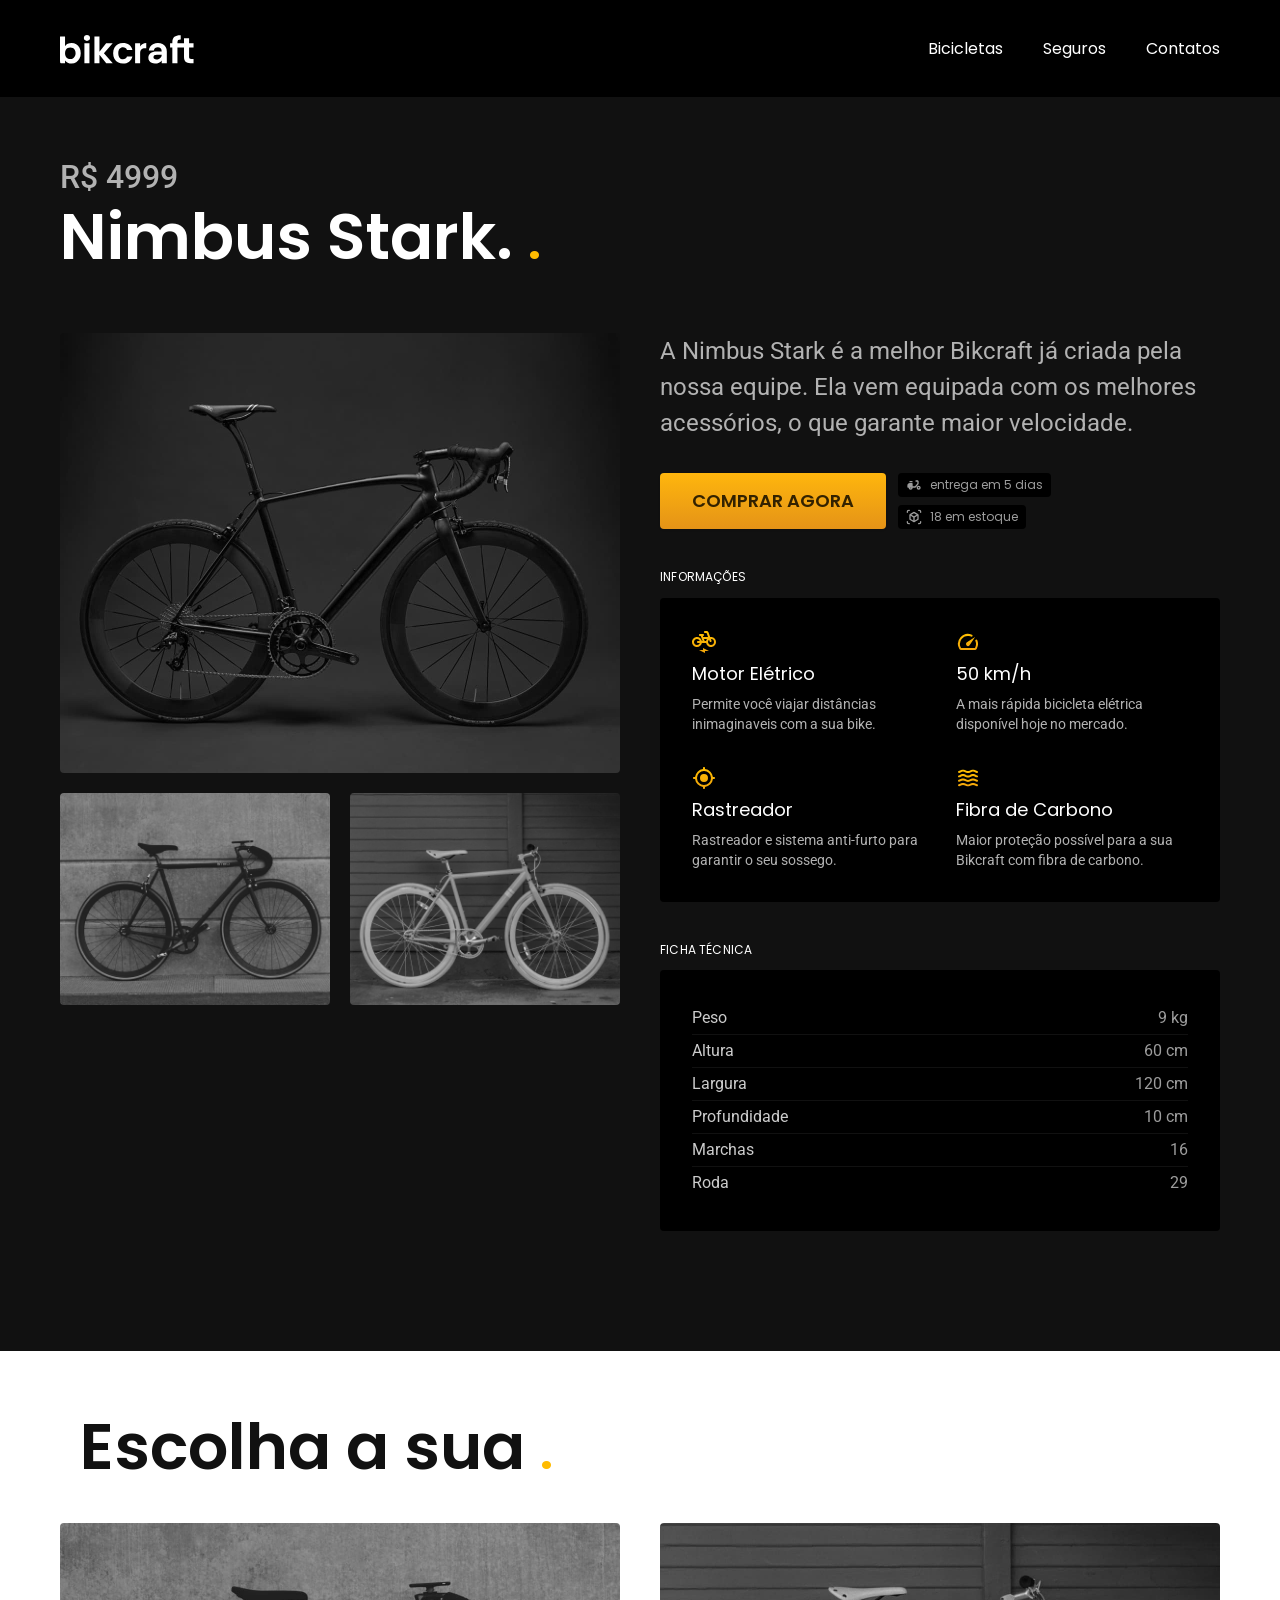
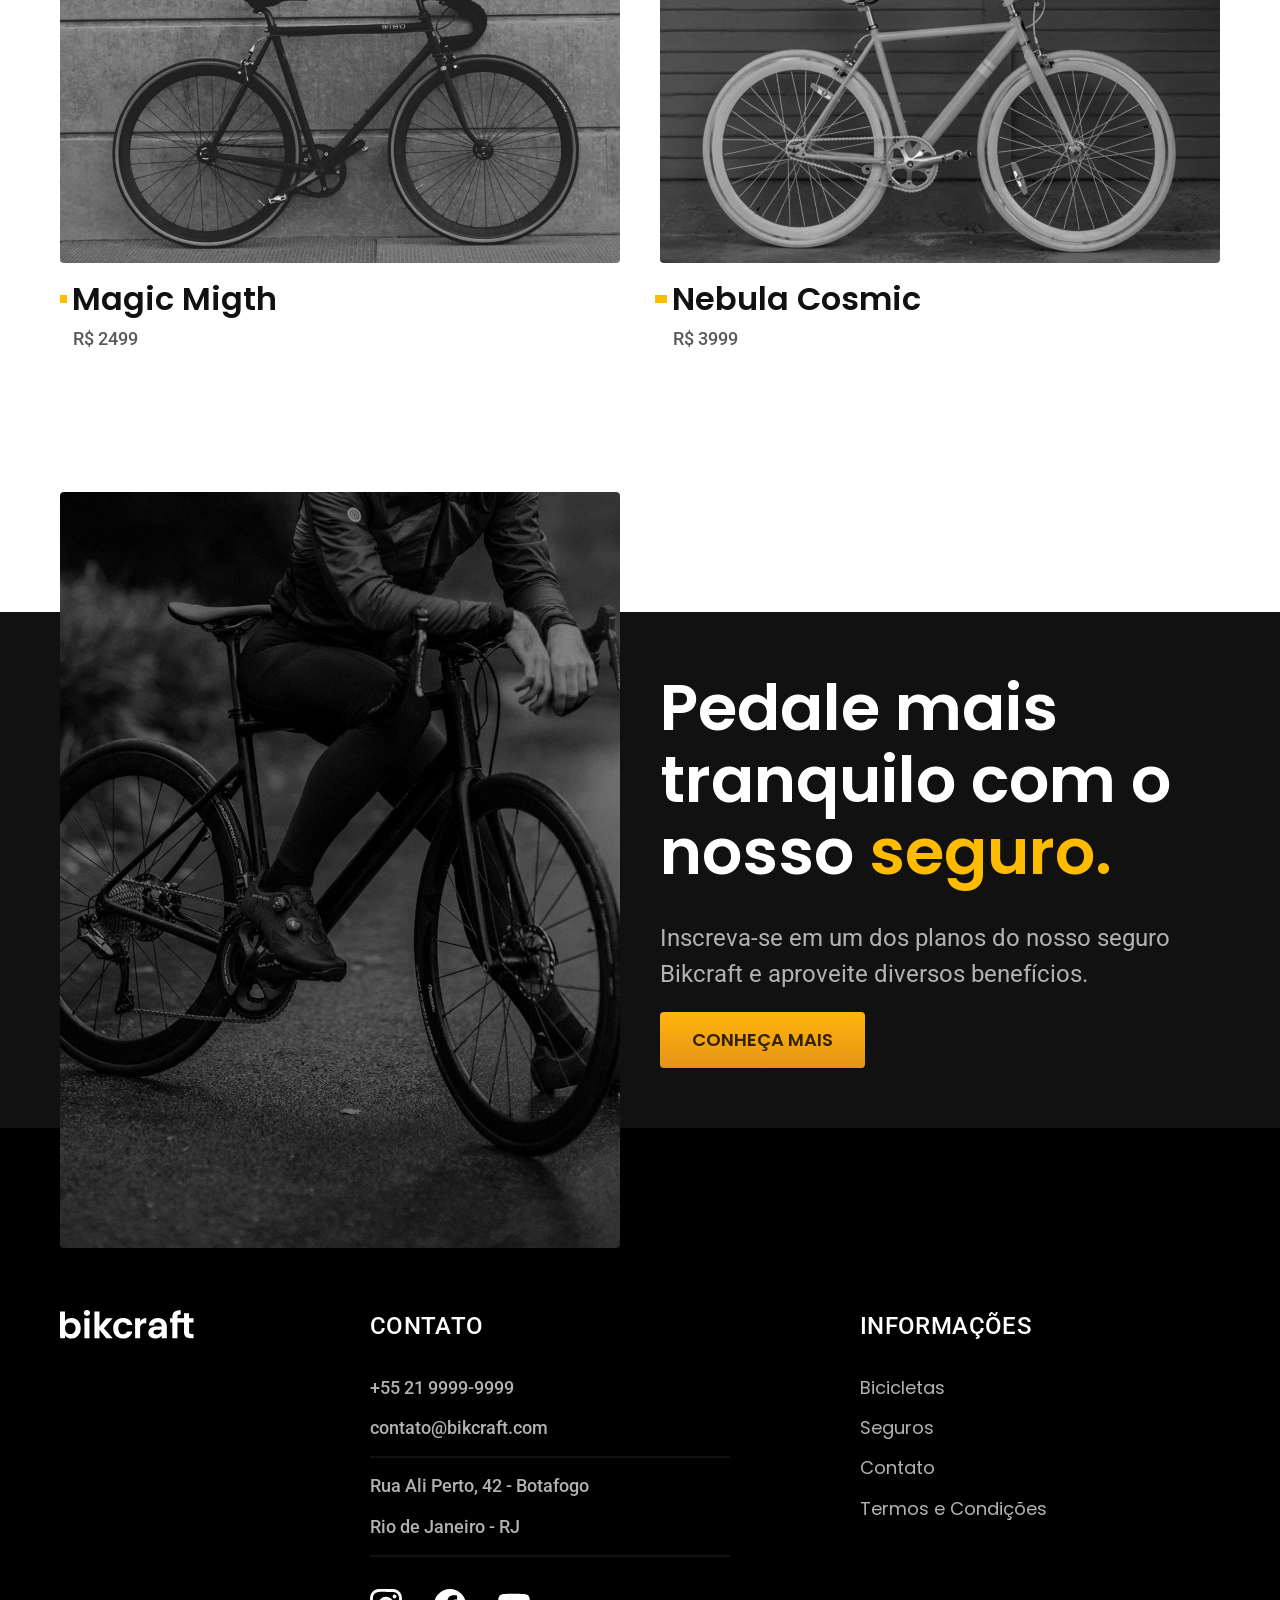
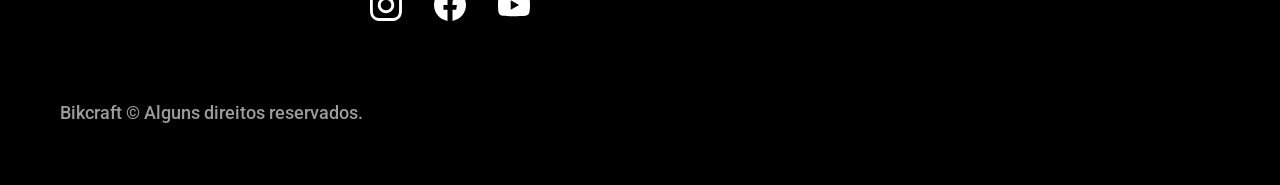
<file: bikcraft/bicicletas/nimbus.html>
<!DOCTYPE html>
<html lang="pt-br">

<head>
    <meta charset="UTF-8">
    <meta name="viewport" content="width=device-width, initial-scale=1.0">
    <meta name="description" content="Termos e Condições.">
    <link rel="preconnect" href="https://fonts.googleapis.com">
    <link rel="preconnect" href="https://fonts.gstatic.com" crossorigin>
    <link
        href="https://fonts.googleapis.com/css2?family=Poppins:ital,wght@0,100;0,200;0,300;0,400;0,500;0,600;0,700;0,800;0,900;1,100;1,200;1,300;1,400;1,500;1,600;1,700;1,800;1,900&family=Roboto:ital,wght@0,100..900;1,100..900&display=swap"
        rel="stylesheet">
    <link rel="preconnect" href="https://fonts.googleapis.com">
    <link rel="preconnect" href="https://fonts.gstatic.com" crossorigin>
    <link
        href="https://fonts.googleapis.com/css2?family=Merriweather:ital,opsz,wght@0,18..144,300..900;1,18..144,300..900&display=swap"
        rel="stylesheet">
    <link rel="stylesheet" href="../css/style.css">
    <title>nimbus | bikcraft</title>
</head>

<body id="bicicleta">
    <header class="header-bg">
        <div class="header container">
            <a href="./">
                <img src="../img/bikcraft.svg" alt="">
            </a>

            <nav aria-label="primaria">
                <ul class="header-menu cor-0 font-1">
                    <li><a href="./bicicletas.html">Bicicletas</a></li>
                    <li><a href="./seguros.html">Seguros</a></li>
                    <li><a href="./contato.html">Contatos</a></li>
                </ul>
            </nav>
        </div>
    </header>

    <main class="titulo-bg">

        <div class="titulo container">
            <p class="font-2-xl cor-5">R$ 4999</p>
            <h1 class="font-1-xxl cor-0">Nimbus Stark.
                <span class="ponto">.</span>
            </h1>
        </div>

        <div class="bicicleta container">
            <div class="bicicleta-imagens">
                <img src="../img/bicicleta/nimbus1.jpg" alt="">
                <img src="../img/bicicleta/nimbus2.jpg" alt="">
                <img src="../img/bicicleta/nimbus3.jpg" alt="">
            </div>

            <div class="bicicleta-conteudo">
                <p class="font-2-l cor-5">A Nimbus Stark é a melhor Bikcraft já criada pela nossa equipe. Ela vem
                    equipada com os melhores acessórios, o que garante maior velocidade.</p>
                <div class="bicicleta-comprar">
                    <a class="botao" href="../orcamento.html">Comprar Agora</a>
                    <span class="font-1-xs cor-6"><img src="../img/icones/entrega.svg" alt=""> entrega em 5 dias</span>
                    <span class="font-1-xs cor-6"><img src="../img/icones/estoque.svg" alt=""> 18 em estoque</span>
                </div>

                <h2 class="font-1-xs cor-0">Informações</h2>
                <ul class="bicicleta-informacoes">
                    <li>
                        <img src="../img/icones/eletrica.svg" alt="">
                        <h3 class="font-1-m cor-0">Motor Elétrico</h3>
                        <p class="font-2-xs cor-5">Permite você viajar distâncias inimaginaveis com a sua bike.</p>
                    </li>
                    <li>
                        <img src="../img/icones/velocidade.svg" alt="">
                        <h3 class="font-1-m cor-0">50 km/h</h3>
                        <p class="font-2-xs cor-5">A mais rápida bicicleta elétrica disponível hoje no mercado.</p>
                    </li>
                    <li>
                        <img src="../img/icones/rastreador.svg" alt="">
                        <h3 class="font-1-m cor-0">Rastreador</h3>
                        <p class="font-2-xs cor-5">Rastreador e sistema anti-furto para garantir o seu sossego.</p>
                    </li>
                    <li>
                        <img src="../img/icones/carbono.svg" alt="">
                        <h3 class="font-1-m cor-0">Fibra de Carbono</h3>
                        <p class="font-2-xs cor-5">Maior proteção possível para a sua Bikcraft com fibra de carbono.</p>
                    </li>
                </ul>
                <h2 class="font-1-xs cor-0">Ficha Técnica</h2>
                <ul class="bicicleta-ficha font-2-s cor-4">
                    <li>Peso <span>9 kg</span></li>
                    <li>Altura <span>60 cm</span></li>
                    <li>Largura <span>120 cm</span></li>
                    <li>Profundidade <span>10 cm</span></li>
                    <li>Marchas <span>16</span></li>
                    <li>Roda <span>29</span></li>
                </ul>
            </div>
        </div>

    </main>


    <!-- Escolha a sua -->
    <article class="bicicletas-lista container">
        <h2 class="font-1-xxl container">Escolha a sua <span class="ponto">.</span></h2>

        <ul>
            <li>
                <a href="./magic.html">
                    <img src="../img/bicicletas/magic.jpg" alt="bike preta">
                    <h3 class="font-1-xl">Magic Migth</h3>
                    <span class="font-2-m cor-8">R$ 2499</span>
                </a>
            </li>
            <li>
                <a href="./nebula.html">
                    <img src="../img/bicicletas/nebula.jpg" alt="bike preta">
                    <h3 class="font-1-xl">Nebula Cosmic</h3>
                    <span class="font-2-m cor-8">R$ 3999</span>
                </a>
            </li>
        </ul>
    </article>


    <article class="seguro-bg">
        <div class="seguro container">
            <div class="seguro-imagem">
                <img src="../img/fotos/seguros.jpg" alt="Pessoa parada em cima de uma bicicleta.">
            </div>
            <div class="seguro-conteudo">
                <h2 class="font-1-xxl cor-0">Pedale mais tranquilo com o nosso <span class="cor-p1">seguro.</span></h2>
                <p class="font-2-l cor-5">Inscreva-se em um dos planos do nosso seguro Bikcraft e aproveite diversos
                    benefícios.</p>
                <a class="botao" href="../seguros.html">Conheça Mais</a>
            </div>
        </div>
    </article>

    

    <footer class="footer-bg">
        <div class="footer container">
            <img src="../img/bikcraft.svg" width="136" height="32" alt="Bikcraft">
            <div class="footer-contato">
                <h3 class="font-2-l-b cor-0">Contato</h3>
                <ul class="font-2-m cor-5">
                    <li><a href="tel:+552199999999">+55 21 9999-9999</a></li>
                    <li><a href="mailto:contato@bikcraft.com">contato@bikcraft.com</a></li>
                    <li>Rua Ali Perto, 42 - Botafogo</li>
                    <li>Rio de Janeiro - RJ</li>
                </ul>
                <div class="footer-redes">
                    <a href="./">
                        <img src="../img/redes/instagram.svg" width="32" height="32" alt="Instagram">
                    </a>
                    <a href="./">
                        <img src="../img/redes/facebook.svg" width="32" height="32" alt="Facebook">
                    </a>
                    <a href="./">
                        <img src="../img/redes/youtube.svg" width="32" height="32" alt="Youtube">
                    </a>
                </div>
            </div>
            <div class="footer-informacoes">
                <h3 class="font-2-l-b cor-0">Informações</h3>
                <nav>
                    <ul class="font-1-m cor-5">
                        <li><a href="./bicicletas.html">Bicicletas</a></li>
                        <li><a href="./seguros.html">Seguros</a></li>
                        <li><a href="./contato.html">Contato</a></li>
                        <li><a href="./termos.html">Termos e Condições</a></li>
                    </ul>
                </nav>
            </div>
            <p class="footer-copy font-2-m cor-6">Bikcraft © Alguns direitos reservados.</p>
        </div>
    </footer>
</body>

</html>
</file>
<file: bikcraft/css/style.css>
/* global */
@import url("global/global.css");
@import url("global/header.css");
@import url("global/footer.css");

/* css utilitario */ 
@import url("utilidades/componetes.css");
@import url("utilidades/tipografia.css");
@import url("utilidades/colors.css");
@import url("utilidades/formulario.css");

/* home */
@import url("home/introducao.css");
@import url("home/tecnologia.css");
@import url("home/parceiros.css");
@import url("home/depoimento.css");

/* Bicicletas lista */
@import url("bicicletas/bicicletas.css");
@import url("bicicletas/bicicletas-lista.css");

/* Seguros */
@import url("seguros/seguros.css");
@import url("seguros/vantagens.css");
@import url("seguros/perguntas.css");

/* Termos */
@import url("termos/termos.css");

/* bicileta*/
@import url("bicicleta/bicicleta.css");
@import url("bicicleta/seguro.css");

/* contato */
@import url("contato/lojas.css");
@import url("contato/contato.css");

/* orcamento */
@import url("orcamento/orcamento.css");
</file>
